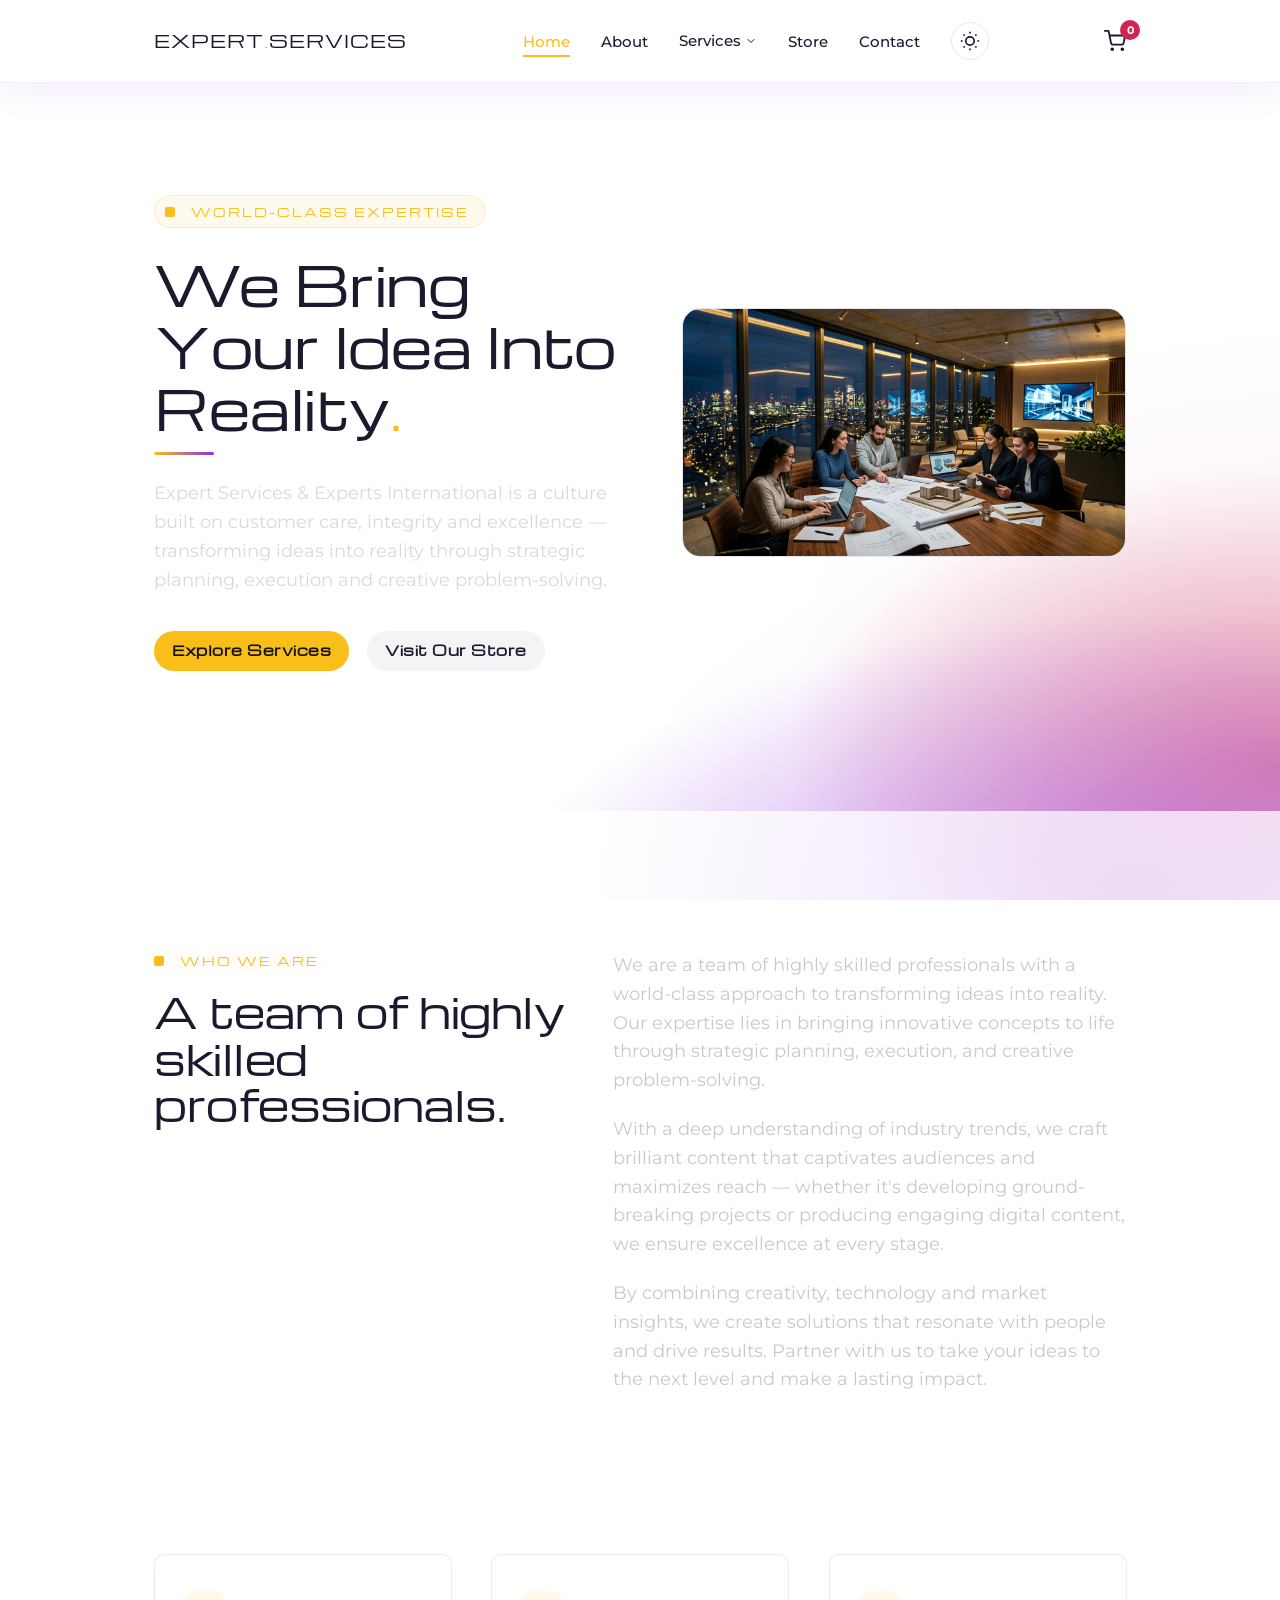
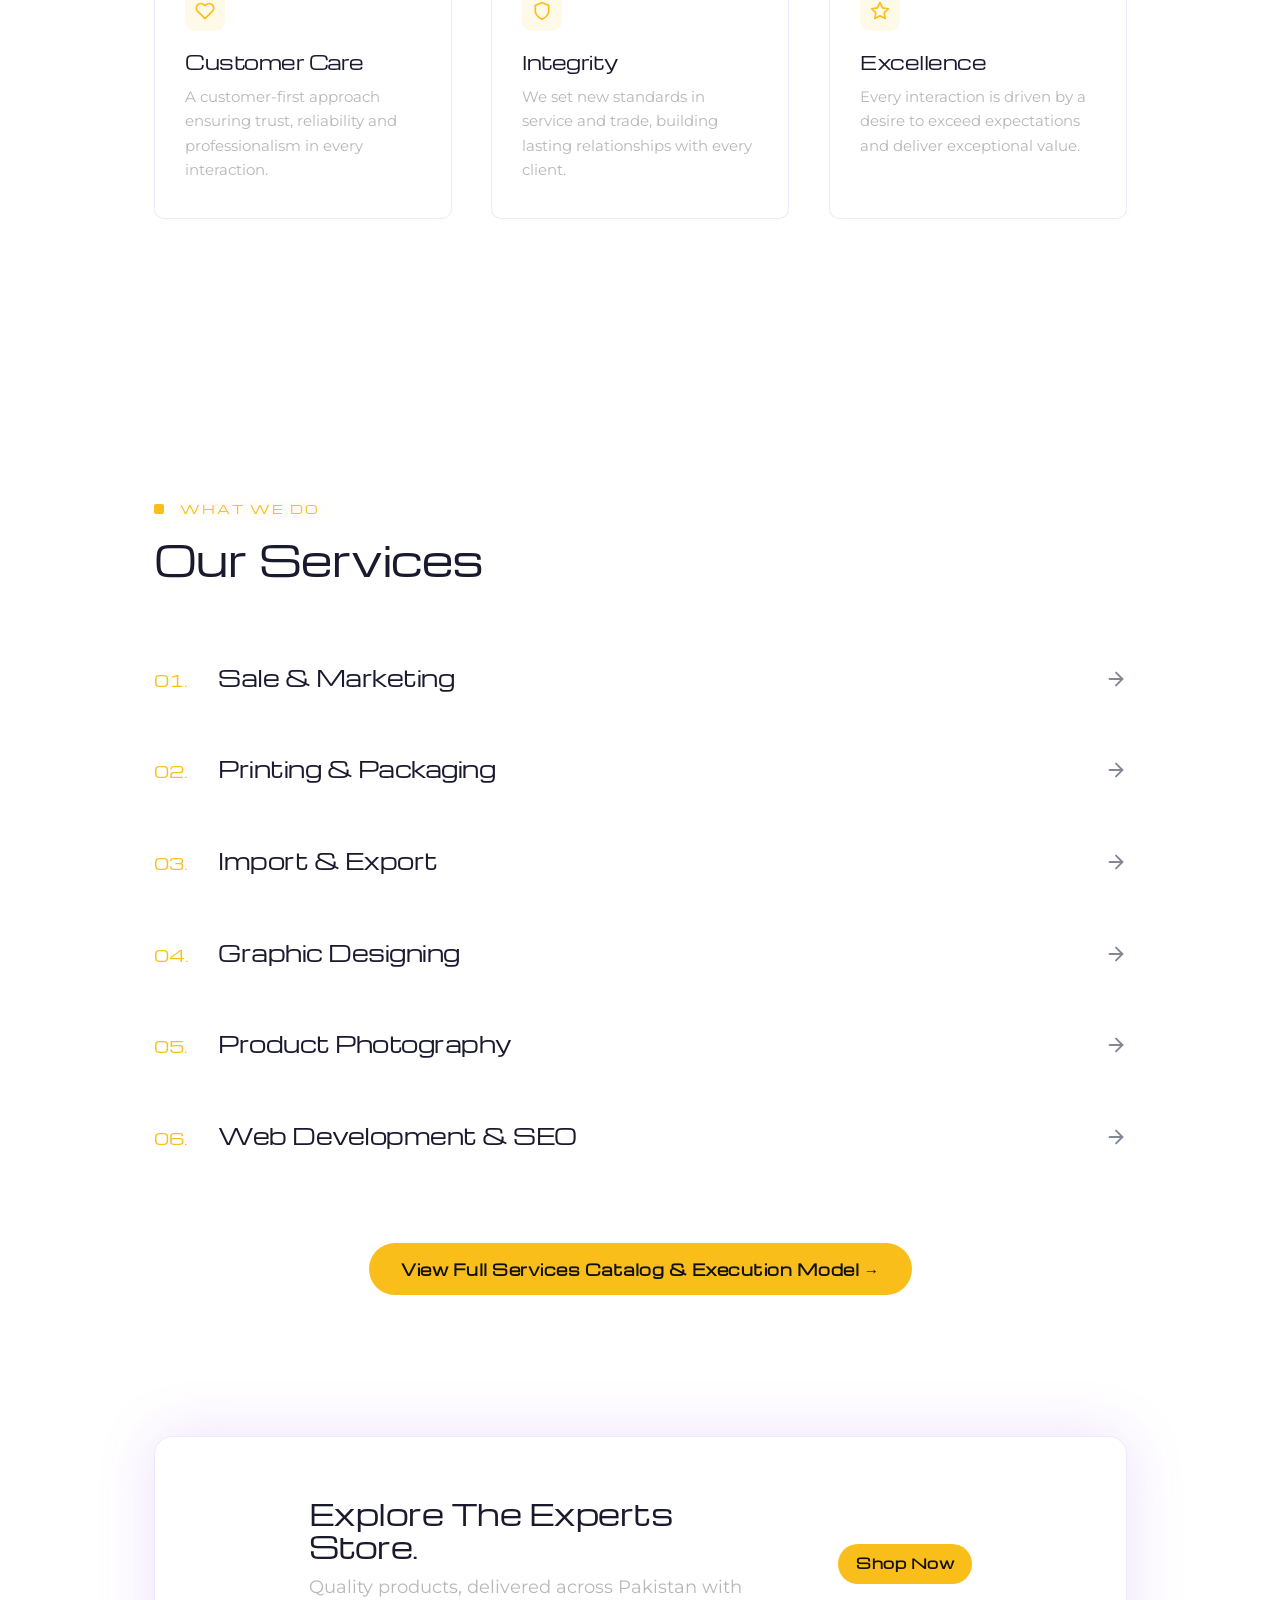
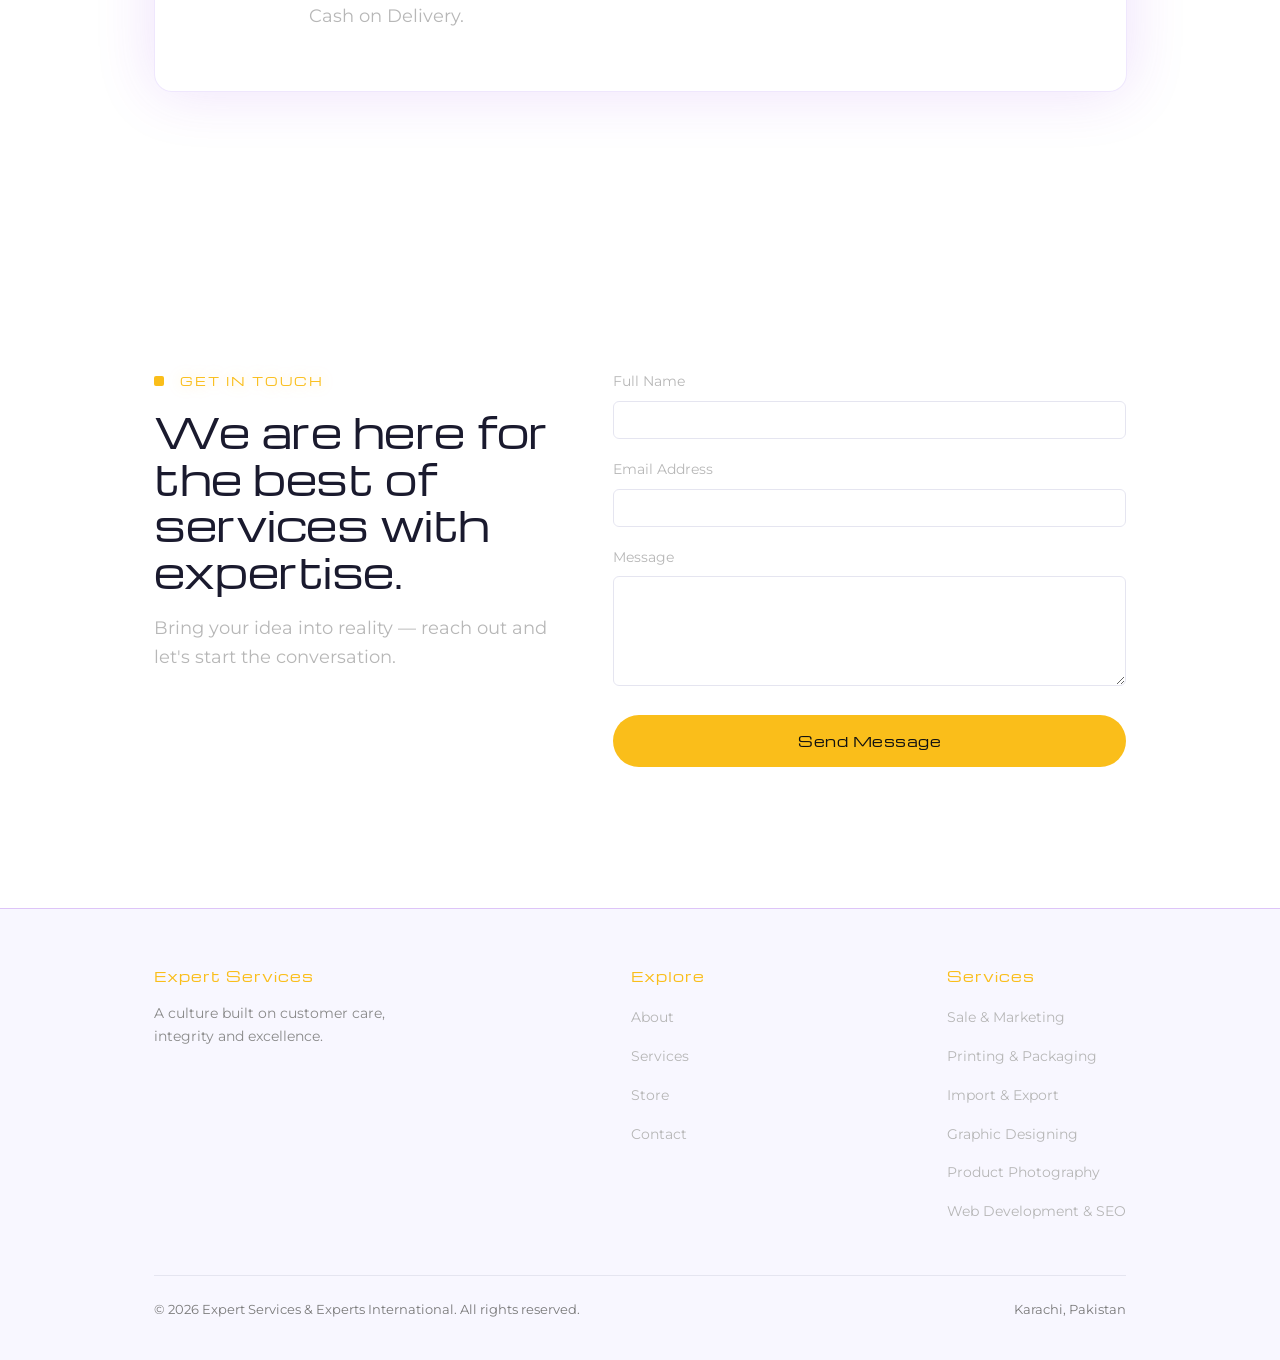
<file: index.html>
<!DOCTYPE html>
<html lang="en" data-theme="light">
<head>
<meta charset="UTF-8">
<meta name="viewport" content="width=device-width, initial-scale=1.0">
<title>Expert Services | Bring Your Idea Into Reality</title>
<meta name="description" content="Expert Services &amp; Experts International — strategic planning, execution and creative problem-solving for brands and individuals. Based in Karachi, Pakistan.">
<meta name="keywords" content="expert services, experts international, strategic planning, creative problem-solving, digital content production, business consultation, sale marketing, printing packaging, import export, graphic designing, product photography, web development SEO, Karachi, Pakistan, RFID protection, online store Pakistan, cash on delivery">
<meta name="author" content="Expert Services &amp; Experts International">
<meta name="robots" content="index, follow">
<link rel="canonical" href="https://experts.com.pk/">

<!-- Open Graph / Facebook -->
<meta property="og:type" content="website">
<meta property="og:url" content="https://experts.com.pk/">
<meta property="og:title" content="Expert Services | Bring Your Idea Into Reality">
<meta property="og:description" content="Strategic planning, execution and creative problem-solving for brands and individuals. Based in Karachi, Pakistan.">
<meta property="og:image" content="https://experts.com.pk/wp-content/uploads/2025/05/website-front-page-upload-1-edited.jpeg">
<meta property="og:site_name" content="Expert Services">
<meta property="og:locale" content="en_PK">

<!-- Twitter Card -->
<meta name="twitter:card" content="summary_large_image">
<meta name="twitter:title" content="Expert Services | Bring Your Idea Into Reality">
<meta name="twitter:description" content="Strategic planning, execution and creative problem-solving for brands and individuals.">
<meta name="twitter:image" content="https://experts.com.pk/wp-content/uploads/2025/05/website-front-page-upload-1-edited.jpeg">

<!-- Theme & Favicons -->
<meta name="theme-color" content="#000000">
<meta name="msapplication-TileColor" content="#000000">
<link rel="icon" type="image/png" href="images/favicon.png">

<!-- Performance: preconnect to CDN & Fonts -->
<link rel="preconnect" href="https://fonts.googleapis.com">
<link rel="preconnect" href="https://fonts.gstatic.com" crossorigin>
<link rel="preconnect" href="https://31o55q41.apicdn.sanity.io" crossorigin>
<link rel="preconnect" href="https://cdn.sanity.io" crossorigin>
<link rel="dns-prefetch" href="https://31o55q41.apicdn.sanity.io">
<link rel="dns-prefetch" href="https://cdn.sanity.io">

<link rel="stylesheet" href="css/style.css?v=7">

<!-- Structured Data: Organization -->
<script type="application/ld+json">
{
  "@context": "https://schema.org",
  "@type": "Organization",
  "name": "Expert Services & Experts International",
  "url": "https://experts.com.pk",
  "logo": "https://experts.com.pk/wp-content/themes/oigny-lite/assets/img/square-icon.svg",
  "description": "A culture built on customer care, integrity and excellence — transforming ideas into reality through strategic planning, execution and creative problem-solving.",
  "address": {
    "@type": "PostalAddress",
    "addressLocality": "Karachi",
    "addressCountry": "PK"
  },
  "sameAs": []
}
</script>
<!-- Structured Data: WebSite (enables sitelinks searchbox) -->
<script type="application/ld+json">
{
  "@context": "https://schema.org",
  "@type": "WebSite",
  "name": "Expert Services",
  "url": "https://experts.com.pk",
  "potentialAction": {
    "@type": "SearchAction",
    "target": "https://experts.com.pk/?s={search_term_string}",
    "query-input": "required name=search_term_string"
  }
}
</script>
<!-- Structured Data: LocalBusiness -->
<script type="application/ld+json">
{
  "@context": "https://schema.org",
  "@type": "LocalBusiness",
  "name": "Expert Services & Experts International",
  "url": "https://experts.com.pk",
  "telephone": "+923332240559",
  "logo": "https://experts.com.pk/wp-content/themes/oigny-lite/assets/img/square-icon.svg",
  "description": "Expert Services & Experts International — Sale & Marketing, Printing & Packaging, Import & Export, Graphic Designing, Product Photography, Web Development & SEO. Based in Karachi, Pakistan.",
  "address": {
    "@type": "PostalAddress",
    "addressLocality": "Karachi",
    "addressRegion": "Sindh",
    "addressCountry": "PK"
  },
  "geo": {
    "@type": "GeoCoordinates",
    "latitude": "24.8607",
    "longitude": "67.0011"
  },
  "openingHoursSpecification": [
    { "@type": "OpeningHoursSpecification", "dayOfWeek": ["Monday","Tuesday","Wednesday","Thursday","Friday"], "opens": "09:00", "closes": "18:00" }
  ],
  "sameAs": [],
  "hasMap": "https://maps.google.com/?q=Karachi+Pakistan",
  "priceRange": "PKR"
}
</script>
</head>
<body>

<div class="scroll-progress-bar" id="scrollProgressBar"></div>

<a class="screen-reader-text" href="#main-content">Skip to content</a>

<!-- ===================== Header / Sticky Nav ===================== -->
<header class="site-header">
  <div class="nav-wrap">
    <a href="index.html" class="logo">EXPERT<span>.</span>SERVICES</a>

    <button class="nav-toggle" id="navToggle" aria-label="Toggle menu" aria-expanded="false"><span></span></button>

    <ul class="nav-menu" id="navMenu">
      <li><a href="index.html" class="active">Home</a></li>
      <li><a href="index.html#about">About</a></li>
      <li class="nav-dropdown">
        <a href="services.html" class="dropdown-toggle">Services <svg width="12" height="12" viewBox="0 0 24 24" fill="none" stroke="currentColor" stroke-width="2" stroke-linecap="round" stroke-linejoin="round"><polyline points="6 9 12 15 18 9"></polyline></svg></a>
        <ul class="dropdown-menu">
          <li><a href="services.html#sale-marketing">Sale &amp; Marketing</a></li>
          <li><a href="services.html#printing-packaging">Printing &amp; Packaging</a></li>
          <li><a href="services.html#import-export">Import &amp; Export</a></li>
          <li><a href="services.html#graphic-designing">Graphic Designing</a></li>
          <li><a href="services.html#product-photography">Product Photography</a></li>
          <li><a href="services.html#web-development-seo">Web Development &amp; SEO</a></li>
        </ul>
      </li>
      <li><a href="store.html">Store</a></li>
      <li><a href="index.html#contact">Contact</a></li>
      <li class="theme-menu-item">
        <button class="theme-toggle" id="themeToggle" aria-label="Toggle theme">
          <!-- SVG injected by JS -->
        </button>
      </li>
    </ul>

    <div class="nav-actions">
      <button class="nav-cart" id="cartToggle" aria-label="Open cart">
        <svg width="22" height="22" viewBox="0 0 24 24" fill="none" stroke="currentColor" stroke-width="2" stroke-linecap="round" stroke-linejoin="round"><circle cx="9" cy="21" r="1"></circle><circle cx="20" cy="21" r="1"></circle><path d="M1 1h4l2.68 13.39a2 2 0 0 0 2 1.61h9.72a2 2 0 0 0 2-1.61L23 6H6"></path></svg>
        <span class="cart-count" id="navCartCount">0</span>
      </button>
    </div>
  </div>
</header>

<main id="main-content">

  <!-- ===================== Hero / Cover Block ===================== -->
  <section class="hero">
    <div class="container hero-grid">
      <div class="reveal-left reveal">
        <div class="hero-eyebrow">
          <span class="section-label-icon"><svg width="10" height="10" viewBox="0 0 10 10" fill="var(--color-secondary)"><rect width="10" height="10" rx="2"/></svg></span>
          WORLD-CLASS EXPERTISE
        </div>
        <h1>We Bring Your Idea Into Reality<span class="accent-dot">.</span></h1>
        <p>Expert Services &amp; Experts International is a culture built on customer care, integrity and excellence — transforming ideas into reality through strategic planning, execution and creative problem-solving.</p>
        <div class="hero-actions">
          <a href="services.html" class="btn btn-gold">Explore Services</a>
          <a href="store.html" class="btn">Visit Our Store</a>
        </div>
      </div>
      <div class="hero-media reveal-right reveal">
        <img src="images/hero-agency.jpg" alt="Expert Services agency team at work" width="700" height="420" loading="eager" fetchpriority="high" decoding="async">
      </div>
    </div>
  </section>

  <!-- ===================== About / Overview ===================== -->
  <section class="section" id="about">
    <div class="container about-grid">
      <div class="reveal">
        <div class="section-label">
          <span class="section-label-icon"><svg width="10" height="10" viewBox="0 0 10 10" fill="var(--color-secondary)"><rect width="10" height="10" rx="2"/></svg></span>
          WHO WE ARE
        </div>
        <h2>A team of highly skilled professionals.</h2>
      </div>
      <div class="reveal">
        <p>We are a team of highly skilled professionals with a world-class approach to transforming ideas into reality. Our expertise lies in bringing innovative concepts to life through strategic planning, execution, and creative problem-solving.</p>
        <p>With a deep understanding of industry trends, we craft brilliant content that captivates audiences and maximizes reach — whether it's developing ground-breaking projects or producing engaging digital content, we ensure excellence at every stage.</p>
        <p>By combining creativity, technology and market insights, we create solutions that resonate with people and drive results. Partner with us to take your ideas to the next level and make a lasting impact.</p>
      </div>
    </div>
  </section>

  <!-- ===================== Core Values ===================== -->
  <section class="section" style="padding-top:0;">
    <div class="container">
      <div class="values-grid">
        <div class="value-card reveal">
          <div class="value-card-icon">
            <svg width="20" height="20" viewBox="0 0 24 24" fill="none" stroke="currentColor" stroke-width="2" stroke-linecap="round" stroke-linejoin="round"><path d="M20.84 4.61a5.5 5.5 0 0 0-7.78 0L12 5.67l-1.06-1.06a5.5 5.5 0 0 0-7.78 7.78l1.06 1.06L12 21.23l7.78-7.78 1.06-1.06a5.5 5.5 0 0 0 0-7.78z"></path></svg>
          </div>
          <h3>Customer Care</h3>
          <p>A customer-first approach ensuring trust, reliability and professionalism in every interaction.</p>
        </div>
        <div class="value-card reveal">
          <div class="value-card-icon">
            <svg width="20" height="20" viewBox="0 0 24 24" fill="none" stroke="currentColor" stroke-width="2" stroke-linecap="round" stroke-linejoin="round"><path d="M12 22s8-4 8-10V5l-8-3-8 3v7c0 6 8 10 8 10z"></path></svg>
          </div>
          <h3>Integrity</h3>
          <p>We set new standards in service and trade, building lasting relationships with every client.</p>
        </div>
        <div class="value-card reveal">
          <div class="value-card-icon">
            <svg width="20" height="20" viewBox="0 0 24 24" fill="none" stroke="currentColor" stroke-width="2" stroke-linecap="round" stroke-linejoin="round"><polygon points="12 2 15.09 8.26 22 9.27 17 14.14 18.18 21.02 12 17.77 5.82 21.02 7 14.14 2 9.27 8.91 8.26 12 2"></polygon></svg>
          </div>
          <h3>Excellence</h3>
          <p>Every interaction is driven by a desire to exceed expectations and deliver exceptional value.</p>
        </div>
      </div>
    </div>
  </section>

  <!-- ===================== Services (All 6 Services) ===================== -->
  <section class="section" id="services">
    <div class="container">
      <div class="section-label">
        <span class="section-label-icon"><svg width="10" height="10" viewBox="0 0 10 10" fill="var(--color-secondary)"><rect width="10" height="10" rx="2"/></svg></span>
        WHAT WE DO
      </div>
      <h2 style="margin-bottom:50px;">Our Services</h2>

      <div class="services-list">
        
        <!-- 01. Sale & Marketing -->
        <div class="service-item">
          <div class="service-row reveal" data-service="sale-marketing" role="button" tabindex="0" aria-expanded="false" aria-controls="servicePanel-sale-marketing">
            <div class="service-row-left">
              <span class="service-number">01.</span>
              <h3>Sale &amp; Marketing</h3>
            </div>
            <svg class="service-row-arrow" width="22" height="22" viewBox="0 0 24 24" fill="none" stroke="currentColor" stroke-width="2" stroke-linecap="round" stroke-linejoin="round"><line x1="5" y1="12" x2="19" y2="12"></line><polyline points="12 5 19 12 12 19"></polyline></svg>
          </div>
          <div class="service-panel" id="servicePanel-sale-marketing">
            <div class="service-panel-inner">
              <p>Accelerate your revenue with high-impact sales strategies, customer acquisition funnels, digital advertising campaigns, and market penetration models tailored for Pakistani and global markets.</p>
              <div class="service-tags">
                <span class="service-tag">Performance Marketing</span>
                <span class="service-tag">Lead Generation</span>
                <span class="service-tag">Sales Funnels</span>
                <span class="service-tag">Market Positioning</span>
              </div>
              <div class="service-action-wrap">
                <button type="button" class="btn-take-service" data-open-service-modal="Sale &amp; Marketing">Take This Service</button>
                <a href="services.html#sale-marketing" class="btn" style="padding:12px 22px; font-size:0.88rem;">View Full Details &rarr;</a>
              </div>
            </div>
          </div>
        </div>

        <!-- 02. Printing & Packaging -->
        <div class="service-item">
          <div class="service-row reveal" data-service="printing-packaging" role="button" tabindex="0" aria-expanded="false" aria-controls="servicePanel-printing-packaging">
            <div class="service-row-left">
              <span class="service-number">02.</span>
              <h3>Printing &amp; Packaging</h3>
            </div>
            <svg class="service-row-arrow" width="22" height="22" viewBox="0 0 24 24" fill="none" stroke="currentColor" stroke-width="2" stroke-linecap="round" stroke-linejoin="round"><line x1="5" y1="12" x2="19" y2="12"></line><polyline points="12 5 19 12 12 19"></polyline></svg>
          </div>
          <div class="service-panel" id="servicePanel-printing-packaging">
            <div class="service-panel-inner">
              <p>Custom rigid boxes, high-precision offset and digital printing, luxury corporate packaging, custom labels, and retail-ready packaging solutions with premium finishing (embossing, UV, foil stamping).</p>
              <div class="service-tags">
                <span class="service-tag">Custom Rigid Boxes</span>
                <span class="service-tag">Offset &amp; Digital Print</span>
                <span class="service-tag">Labels &amp; Stickers</span>
                <span class="service-tag">Luxury Packaging</span>
              </div>
              <div class="service-action-wrap">
                <button type="button" class="btn-take-service" data-open-service-modal="Printing &amp; Packaging">Take This Service</button>
                <a href="services.html#printing-packaging" class="btn" style="padding:12px 22px; font-size:0.88rem;">View Full Details &rarr;</a>
              </div>
            </div>
          </div>
        </div>

        <!-- 03. Import & Export -->
        <div class="service-item">
          <div class="service-row reveal" data-service="import-export" role="button" tabindex="0" aria-expanded="false" aria-controls="servicePanel-import-export">
            <div class="service-row-left">
              <span class="service-number">03.</span>
              <h3>Import &amp; Export</h3>
            </div>
            <svg class="service-row-arrow" width="22" height="22" viewBox="0 0 24 24" fill="none" stroke="currentColor" stroke-width="2" stroke-linecap="round" stroke-linejoin="round"><line x1="5" y1="12" x2="19" y2="12"></line><polyline points="12 5 19 12 12 19"></polyline></svg>
          </div>
          <div class="service-panel" id="servicePanel-import-export">
            <div class="service-panel-inner">
              <p>End-to-end international trade consultation, verified product sourcing from China and global hubs, customs clearance at Karachi Port and airports, freight logistics, and trade compliance.</p>
              <div class="service-tags">
                <span class="service-tag">Global Sourcing</span>
                <span class="service-tag">Customs Clearance</span>
                <span class="service-tag">Freight Logistics</span>
                <span class="service-tag">Trade Compliance</span>
              </div>
              <div class="service-action-wrap">
                <button type="button" class="btn-take-service" data-open-service-modal="Import &amp; Export">Take This Service</button>
                <a href="services.html#import-export" class="btn" style="padding:12px 22px; font-size:0.88rem;">View Full Details &rarr;</a>
              </div>
            </div>
          </div>
        </div>

        <!-- 04. Graphic Designing -->
        <div class="service-item">
          <div class="service-row reveal" data-service="graphic-designing" role="button" tabindex="0" aria-expanded="false" aria-controls="servicePanel-graphic-designing">
            <div class="service-row-left">
              <span class="service-number">04.</span>
              <h3>Graphic Designing</h3>
            </div>
            <svg class="service-row-arrow" width="22" height="22" viewBox="0 0 24 24" fill="none" stroke="currentColor" stroke-width="2" stroke-linecap="round" stroke-linejoin="round"><line x1="5" y1="12" x2="19" y2="12"></line><polyline points="12 5 19 12 12 19"></polyline></svg>
          </div>
          <div class="service-panel" id="servicePanel-graphic-designing">
            <div class="service-panel-inner">
              <p>Captivating visual identity systems, corporate brand guides, marketing collaterals, social media kits, advertising creatives, and packaging artwork designed to elevate your brand prestige.</p>
              <div class="service-tags">
                <span class="service-tag">Brand Identity</span>
                <span class="service-tag">Logo Design</span>
                <span class="service-tag">Social Media Kits</span>
                <span class="service-tag">Packaging Art</span>
              </div>
              <div class="service-action-wrap">
                <button type="button" class="btn-take-service" data-open-service-modal="Graphic Designing">Take This Service</button>
                <a href="services.html#graphic-designing" class="btn" style="padding:12px 22px; font-size:0.88rem;">View Full Details &rarr;</a>
              </div>
            </div>
          </div>
        </div>

        <!-- 05. Product Photography -->
        <div class="service-item">
          <div class="service-row reveal" data-service="product-photography" role="button" tabindex="0" aria-expanded="false" aria-controls="servicePanel-product-photography">
            <div class="service-row-left">
              <span class="service-number">05.</span>
              <h3>Product Photography</h3>
            </div>
            <svg class="service-row-arrow" width="22" height="22" viewBox="0 0 24 24" fill="none" stroke="currentColor" stroke-width="2" stroke-linecap="round" stroke-linejoin="round"><line x1="5" y1="12" x2="19" y2="12"></line><polyline points="12 5 19 12 12 19"></polyline></svg>
          </div>
          <div class="service-panel" id="servicePanel-product-photography">
            <div class="service-panel-inner">
              <p>High-resolution studio product photography, clean white-background shoots for Amazon and Shopify, commercial lifestyle staging, 360-degree spins, and advanced color grading.</p>
              <div class="service-tags">
                <span class="service-tag">Studio Photography</span>
                <span class="service-tag">E-Commerce Shoots</span>
                <span class="service-tag">Commercial Lifestyle</span>
                <span class="service-tag">High-End Retouching</span>
              </div>
              <div class="service-action-wrap">
                <button type="button" class="btn-take-service" data-open-service-modal="Product Photography">Take This Service</button>
                <a href="services.html#product-photography" class="btn" style="padding:12px 22px; font-size:0.88rem;">View Full Details &rarr;</a>
              </div>
            </div>
          </div>
        </div>

        <!-- 06. Web Development & SEO -->
        <div class="service-item">
          <div class="service-row reveal" data-service="web-development-seo" role="button" tabindex="0" aria-expanded="false" aria-controls="servicePanel-web-development-seo">
            <div class="service-row-left">
              <span class="service-number">06.</span>
              <h3>Web Development &amp; SEO</h3>
            </div>
            <svg class="service-row-arrow" width="22" height="22" viewBox="0 0 24 24" fill="none" stroke="currentColor" stroke-width="2" stroke-linecap="round" stroke-linejoin="round"><line x1="5" y1="12" x2="19" y2="12"></line><polyline points="12 5 19 12 12 19"></polyline></svg>
          </div>
          <div class="service-panel" id="servicePanel-web-development-seo">
            <div class="service-panel-inner">
              <p>Modern responsive websites, blazing-fast web applications, e-commerce platforms, and data-backed search engine optimization (SEO) designed to dominate search rankings and maximize conversions.</p>
              <div class="service-tags">
                <span class="service-tag">Custom Web Development</span>
                <span class="service-tag">E-Commerce Stores</span>
                <span class="service-tag">Technical SEO</span>
                <span class="service-tag">Speed &amp; Performance</span>
              </div>
              <div class="service-action-wrap">
                <button type="button" class="btn-take-service" data-open-service-modal="Web Development &amp; SEO">Take This Service</button>
                <a href="services.html#web-development-seo" class="btn" style="padding:12px 22px; font-size:0.88rem;">View Full Details &rarr;</a>
              </div>
            </div>
          </div>
        </div>

      </div>

      <!-- Dedicated Services Page CTA -->
      <div class="services-catalog-cta reveal">
        <a href="services.html" class="btn btn-gold" style="padding:14px 32px; font-size:0.95rem;">
          View Full Services Catalog &amp; Execution Model &rarr;
        </a>
      </div>

    </div>
  </section>

  <!-- ===================== Store CTA Banner ===================== -->
  <section class="section" style="padding-top:0;">
    <div class="container">
      <div class="store-cta reveal">
        <div>
          <h2>Explore The Experts Store.</h2>
          <p>Quality products, delivered across Pakistan with Cash on Delivery.</p>
        </div>
        <a href="store.html" class="btn btn-gold">Shop Now</a>
      </div>
    </div>
  </section>

  <!-- ===================== Contact ===================== -->
  <section class="section" id="contact">
    <div class="container contact-grid">
      <div class="reveal">
        <div class="section-label">
          <span class="section-label-icon"><svg width="10" height="10" viewBox="0 0 10 10" fill="var(--color-secondary)"><rect width="10" height="10" rx="2"/></svg></span>
          GET IN TOUCH
        </div>
        <h2>We are here for the best of services with expertise.</h2>
        <p style="color:#b7b7b7; margin-top:20px; max-width:44ch;">Bring your idea into reality — reach out and let's start the conversation.</p>
      </div>
      <form class="reveal" id="contactForm">
        <div class="form-field">
          <label for="cName">Full Name</label>
          <input type="text" id="cName" name="name" required>
        </div>
        <div class="form-field">
          <label for="cEmail">Email Address</label>
          <input type="email" id="cEmail" name="email" required>
        </div>
        <div class="form-field">
          <label for="cMessage">Message</label>
          <textarea id="cMessage" name="message" required></textarea>
        </div>
        <button type="submit" class="btn-submit">Send Message</button>
      </form>
    </div>
  </section>

</main>

<!-- ===================== Footer ===================== -->
<footer class="site-footer">
  <div class="footer-grid">
    <div class="footer-col">
      <h4>Expert Services</h4>
      <p style="color:#8a8a8a; font-size:0.9rem; max-width:26ch;">A culture built on customer care, integrity and excellence.</p>
    </div>
    <div class="footer-col">
      <h4>Explore</h4>
      <ul>
        <li><a href="index.html#about">About</a></li>
        <li><a href="services.html">Services</a></li>
        <li><a href="store.html">Store</a></li>
        <li><a href="index.html#contact">Contact</a></li>
      </ul>
    </div>
    <div class="footer-col">
      <h4>Services</h4>
      <ul>
        <li><a href="services.html#sale-marketing">Sale &amp; Marketing</a></li>
        <li><a href="services.html#printing-packaging">Printing &amp; Packaging</a></li>
        <li><a href="services.html#import-export">Import &amp; Export</a></li>
        <li><a href="services.html#graphic-designing">Graphic Designing</a></li>
        <li><a href="services.html#product-photography">Product Photography</a></li>
        <li><a href="services.html#web-development-seo">Web Development &amp; SEO</a></li>
      </ul>
    </div>
  </div>
  <div class="footer-bottom">
    <span>&copy; 2026 Expert Services &amp; Experts International. All rights reserved.</span>
    <span>Karachi, Pakistan</span>
  </div>
</footer>

<!-- ===================== Cart Drawer ===================== -->
<div class="cart-overlay" id="cartOverlay"></div>
<aside class="cart-drawer" id="cartDrawer" aria-label="Shopping cart">
  <div class="cart-header">
    <h3>Your Cart</h3>
    <button class="cart-close" id="cartClose" aria-label="Close cart">&times;</button>
  </div>
  <div class="cart-items" id="cartItems">
    <!-- injected by JS -->
  </div>
  <div class="cart-footer">
    <div class="cart-subtotal-row">
      <span>Subtotal</span>
      <span id="cartSubtotal">PKR 0</span>
    </div>
    <button class="btn-submit" id="checkoutBtn">Proceed to Checkout</button>
  </div>
</aside>

<!-- ===================== Take This Service Modal ===================== -->
<div class="service-modal-overlay" id="serviceModalOverlay" role="dialog" aria-modal="true" aria-labelledby="serviceModalTitle">
  <div class="service-modal">
    <button class="service-modal-close" id="serviceModalClose" aria-label="Close modal">&times;</button>
    <div class="service-modal-header">
      <h3 id="serviceModalTitle">Request This Service</h3>
      <p>Fill out the quick form below or start an instant conversation on WhatsApp with our team.</p>
    </div>
    <form class="service-modal-form" id="serviceModalForm">
      <div class="form-field">
        <label for="modalServiceSelect">Selected Service</label>
        <select id="modalServiceSelect" name="service" required>
          <option value="Sale & Marketing">Sale &amp; Marketing</option>
          <option value="Printing & Packaging">Printing &amp; Packaging</option>
          <option value="Import & Export">Import &amp; Export</option>
          <option value="Graphic Designing">Graphic Designing</option>
          <option value="Product Photography">Product Photography</option>
          <option value="Web Development & SEO">Web Development &amp; SEO</option>
        </select>
      </div>
      <div class="form-field">
        <label for="modalClientName">Your Name</label>
        <input type="text" id="modalClientName" name="name" placeholder="e.g. Ali Khan" required>
      </div>
      <div class="form-field">
        <label for="modalClientPhone">WhatsApp / Phone Number</label>
        <input type="tel" id="modalClientPhone" name="phone" placeholder="e.g. 03331234567" required>
      </div>
      <div class="form-field">
        <label for="modalClientEmail">Email Address (Optional)</label>
        <input type="email" id="modalClientEmail" name="email" placeholder="e.g. ali@example.com">
      </div>
      <div class="form-field">
        <label for="modalClientNotes">Project Requirements &amp; Scope</label>
        <textarea id="modalClientNotes" name="notes" placeholder="Tell us briefly about your goals, timeline or specific requirements..."></textarea>
      </div>

      <div class="service-modal-actions">
        <button type="submit" class="btn-submit-service">Submit Request</button>
        <a href="https://wa.me/923332240559" id="modalWhatsAppBtn" target="_blank" rel="noopener" class="btn-modal-whatsapp">
          💬 &nbsp;Inquire Directly via WhatsApp
        </a>
      </div>
      <p class="service-modal-status" id="serviceModalStatus"></p>
    </form>
  </div>
</div>

<script src="js/security.js?v=7"></script>
<script src="js/main.js?v=7"></script>
</body>
</html>
</file>
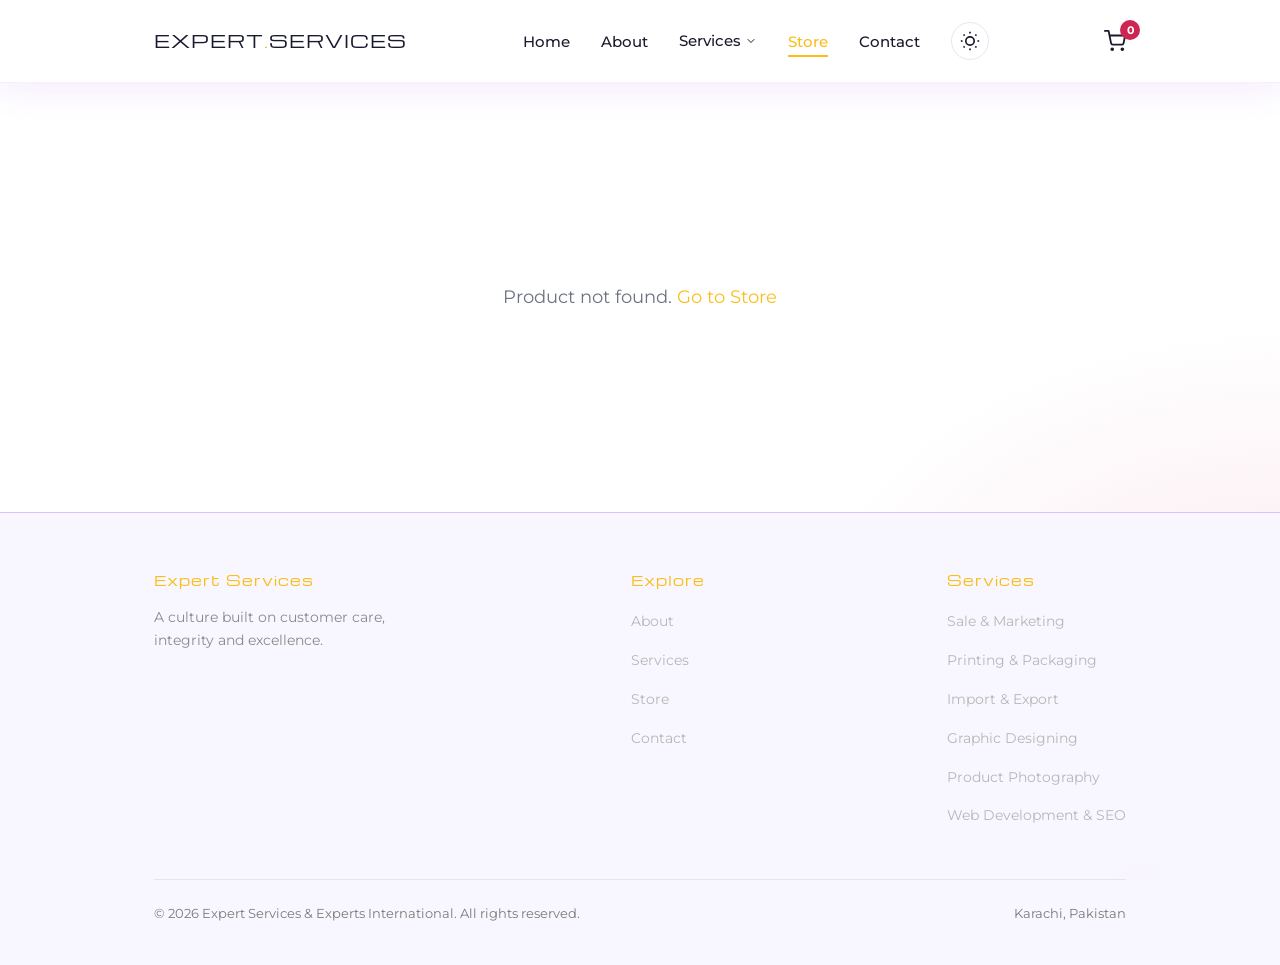
<file: product.html>
<!DOCTYPE html>
<html lang="en" data-theme="light">
<head>
<meta charset="UTF-8">
<meta name="viewport" content="width=device-width, initial-scale=1.0">
<title>Product Details | Expert Services</title>
<meta name="description" content="View product details at Experts Store.">
<meta name="robots" content="index, follow">

<!-- Theme & Favicons -->
<meta name="theme-color" content="#000000">
<meta name="msapplication-TileColor" content="#000000">
<link rel="icon" type="image/png" href="images/favicon.png">

<!-- Performance: preconnect to CDN & Fonts -->
<link rel="preconnect" href="https://fonts.googleapis.com">
<link rel="preconnect" href="https://fonts.gstatic.com" crossorigin>
<link rel="preconnect" href="https://31o55q41.apicdn.sanity.io" crossorigin>
<link rel="preconnect" href="https://cdn.sanity.io" crossorigin>
<link rel="dns-prefetch" href="https://31o55q41.apicdn.sanity.io">
<link rel="dns-prefetch" href="https://cdn.sanity.io">

<link rel="stylesheet" href="css/style.css?v=7">
</head>
<body>

<div class="scroll-progress-bar" id="scrollProgressBar"></div>

<a class="screen-reader-text" href="#main-content">Skip to content</a>

<!-- ===================== Header / Sticky Nav ===================== -->
<header class="site-header">
  <div class="nav-wrap">
    <a href="index.html" class="logo">EXPERT<span>.</span>SERVICES</a>

    <button class="nav-toggle" id="navToggle" aria-label="Toggle menu" aria-expanded="false"><span></span></button>

    <ul class="nav-menu" id="navMenu">
      <li><a href="index.html">Home</a></li>
      <li><a href="index.html#about">About</a></li>
      <li class="nav-dropdown">
        <a href="services.html" class="dropdown-toggle">Services <svg width="12" height="12" viewBox="0 0 24 24" fill="none" stroke="currentColor" stroke-width="2" stroke-linecap="round" stroke-linejoin="round"><polyline points="6 9 12 15 18 9"></polyline></svg></a>
        <ul class="dropdown-menu">
          <li><a href="services.html#sale-marketing">Sale &amp; Marketing</a></li>
          <li><a href="services.html#printing-packaging">Printing &amp; Packaging</a></li>
          <li><a href="services.html#import-export">Import &amp; Export</a></li>
          <li><a href="services.html#graphic-designing">Graphic Designing</a></li>
          <li><a href="services.html#product-photography">Product Photography</a></li>
          <li><a href="services.html#web-development-seo">Web Development &amp; SEO</a></li>
        </ul>
      </li>
      <li><a href="store.html" class="active">Store</a></li>
      <li><a href="index.html#contact">Contact</a></li>
      <li class="theme-menu-item">
        <button class="theme-toggle" id="themeToggle" aria-label="Toggle theme">
          <!-- SVG injected by JS -->
        </button>
      </li>
    </ul>

    <div class="nav-actions">
      <button class="nav-cart" id="cartToggle" aria-label="Open cart">
        <svg width="22" height="22" viewBox="0 0 24 24" fill="none" stroke="currentColor" stroke-width="2" stroke-linecap="round" stroke-linejoin="round"><circle cx="9" cy="21" r="1"></circle><circle cx="20" cy="21" r="1"></circle><path d="M1 1h4l2.68 13.39a2 2 0 0 0 2 1.61h9.72a2 2 0 0 0 2-1.61L23 6H6"></path></svg>
        <span class="cart-count" id="navCartCount">0</span>
      </button>
    </div>
  </div>
</header>

<main id="main-content">

  <!-- ===================== Product Details ===================== -->
  <section class="product-detail-section">
    <div class="container" id="productDetailContainer">
      <div class="store-loading">Loading product details...</div>
      <!-- Injected by product.js -->
    </div>
  </section>

</main>

<!-- ===================== Footer ===================== -->
<footer class="site-footer">
  <div class="footer-grid">
    <div class="footer-col">
      <h4>Expert Services</h4>
      <p style="color:#8a8a8a; font-size:0.9rem; max-width:26ch;">A culture built on customer care, integrity and excellence.</p>
    </div>
    <div class="footer-col">
      <h4>Explore</h4>
      <ul>
        <li><a href="index.html#about">About</a></li>
        <li><a href="services.html">Services</a></li>
        <li><a href="store.html">Store</a></li>
        <li><a href="index.html#contact">Contact</a></li>
      </ul>
    </div>
    <div class="footer-col">
      <h4>Services</h4>
      <ul>
        <li><a href="services.html#sale-marketing">Sale &amp; Marketing</a></li>
        <li><a href="services.html#printing-packaging">Printing &amp; Packaging</a></li>
        <li><a href="services.html#import-export">Import &amp; Export</a></li>
        <li><a href="services.html#graphic-designing">Graphic Designing</a></li>
        <li><a href="services.html#product-photography">Product Photography</a></li>
        <li><a href="services.html#web-development-seo">Web Development &amp; SEO</a></li>
      </ul>
    </div>
  </div>
  <div class="footer-bottom">
    <span>&copy; 2026 Expert Services &amp; Experts International. All rights reserved.</span>
    <span>Karachi, Pakistan</span>
  </div>
</footer>

<!-- ===================== Cart Drawer ===================== -->
<div class="cart-overlay" id="cartOverlay"></div>
<aside class="cart-drawer" id="cartDrawer" aria-label="Shopping cart">
  <div class="cart-header">
    <h3>Your Cart</h3>
    <button class="cart-close" id="cartClose" aria-label="Close cart">&times;</button>
  </div>
  <div class="cart-items" id="cartItems">
    <!-- injected by store.js logic (shared in product.js) -->
  </div>
  <div class="cart-footer">
    <div class="cart-subtotal-row">
      <span>Subtotal</span>
      <span id="cartSubtotal">PKR 0</span>
    </div>
    <button class="btn-submit" id="checkoutBtn">Proceed to Checkout</button>
  </div>
</aside>

<script src="js/sanity.js?v=7"></script>
<script src="js/security.js?v=7"></script>
<script src="js/main.js?v=7"></script>
<script src="js/product.js?v=7"></script>
</body>
</html>
</file>
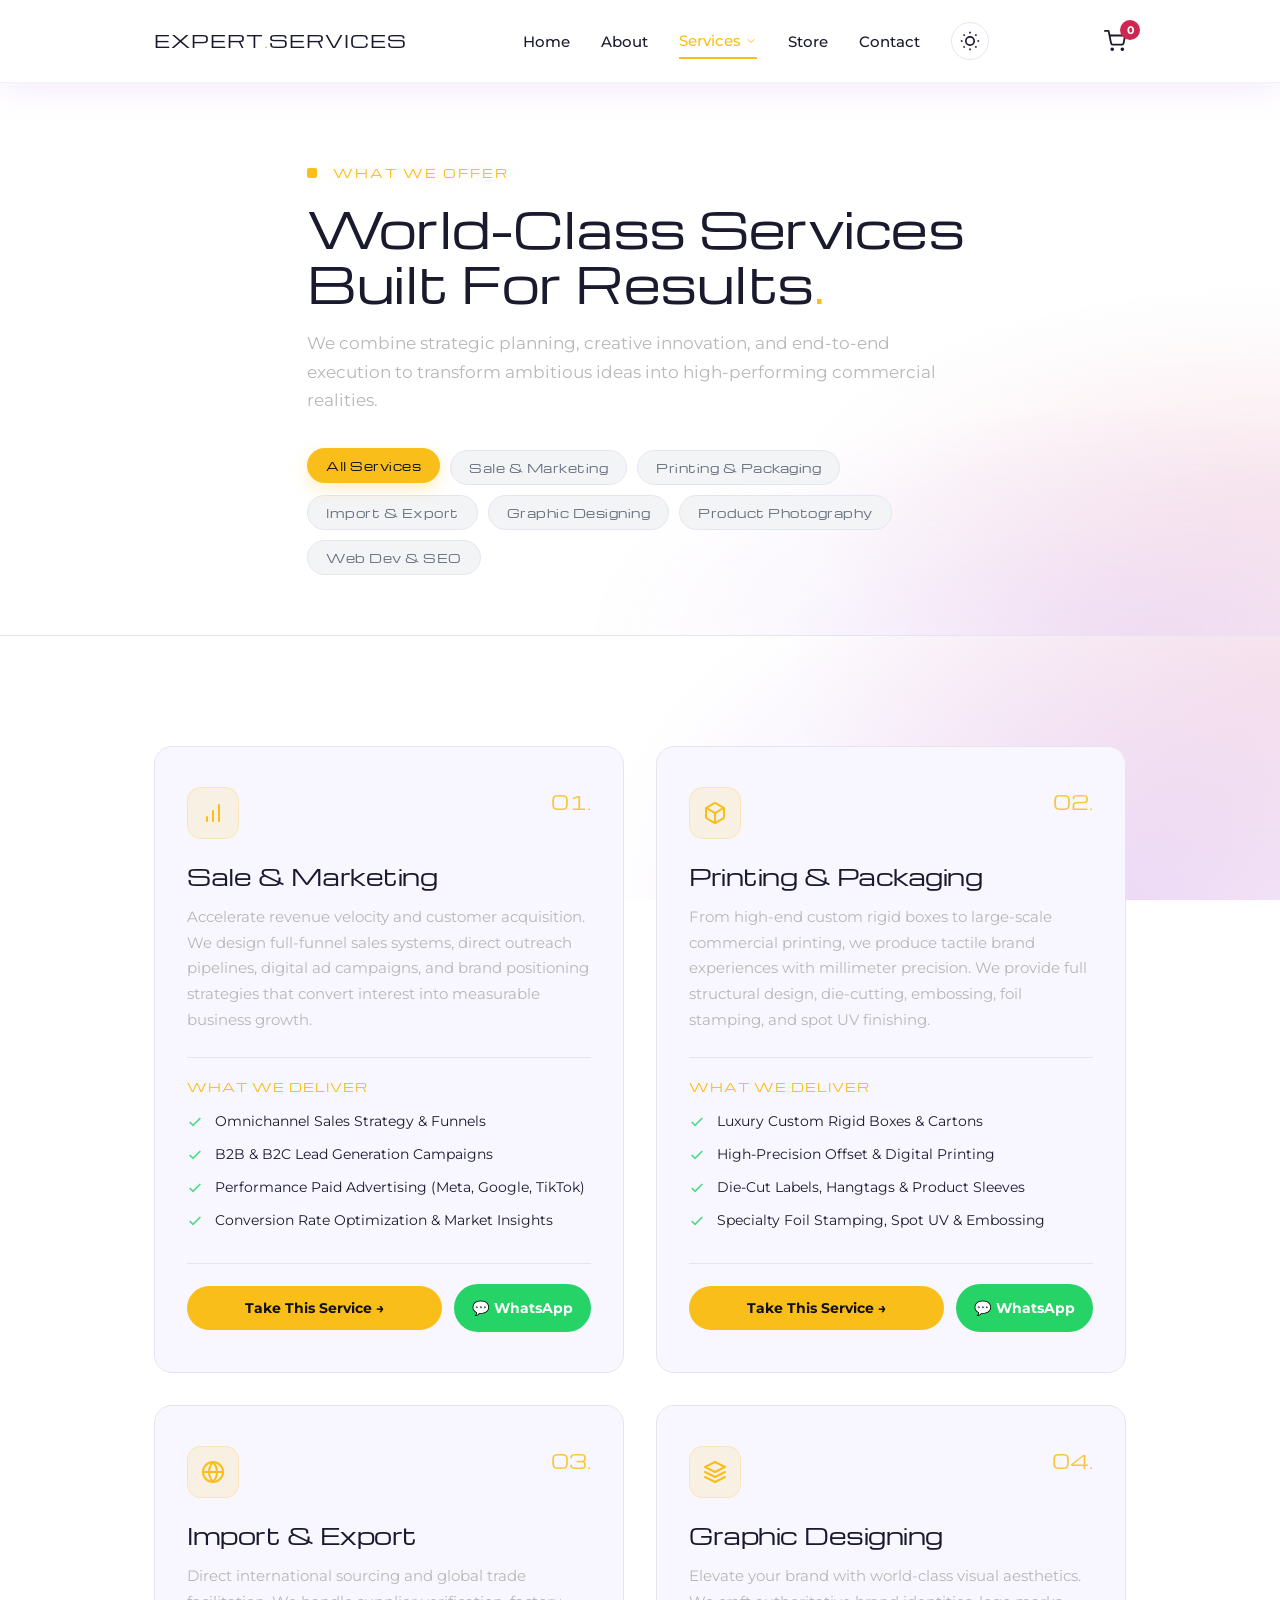
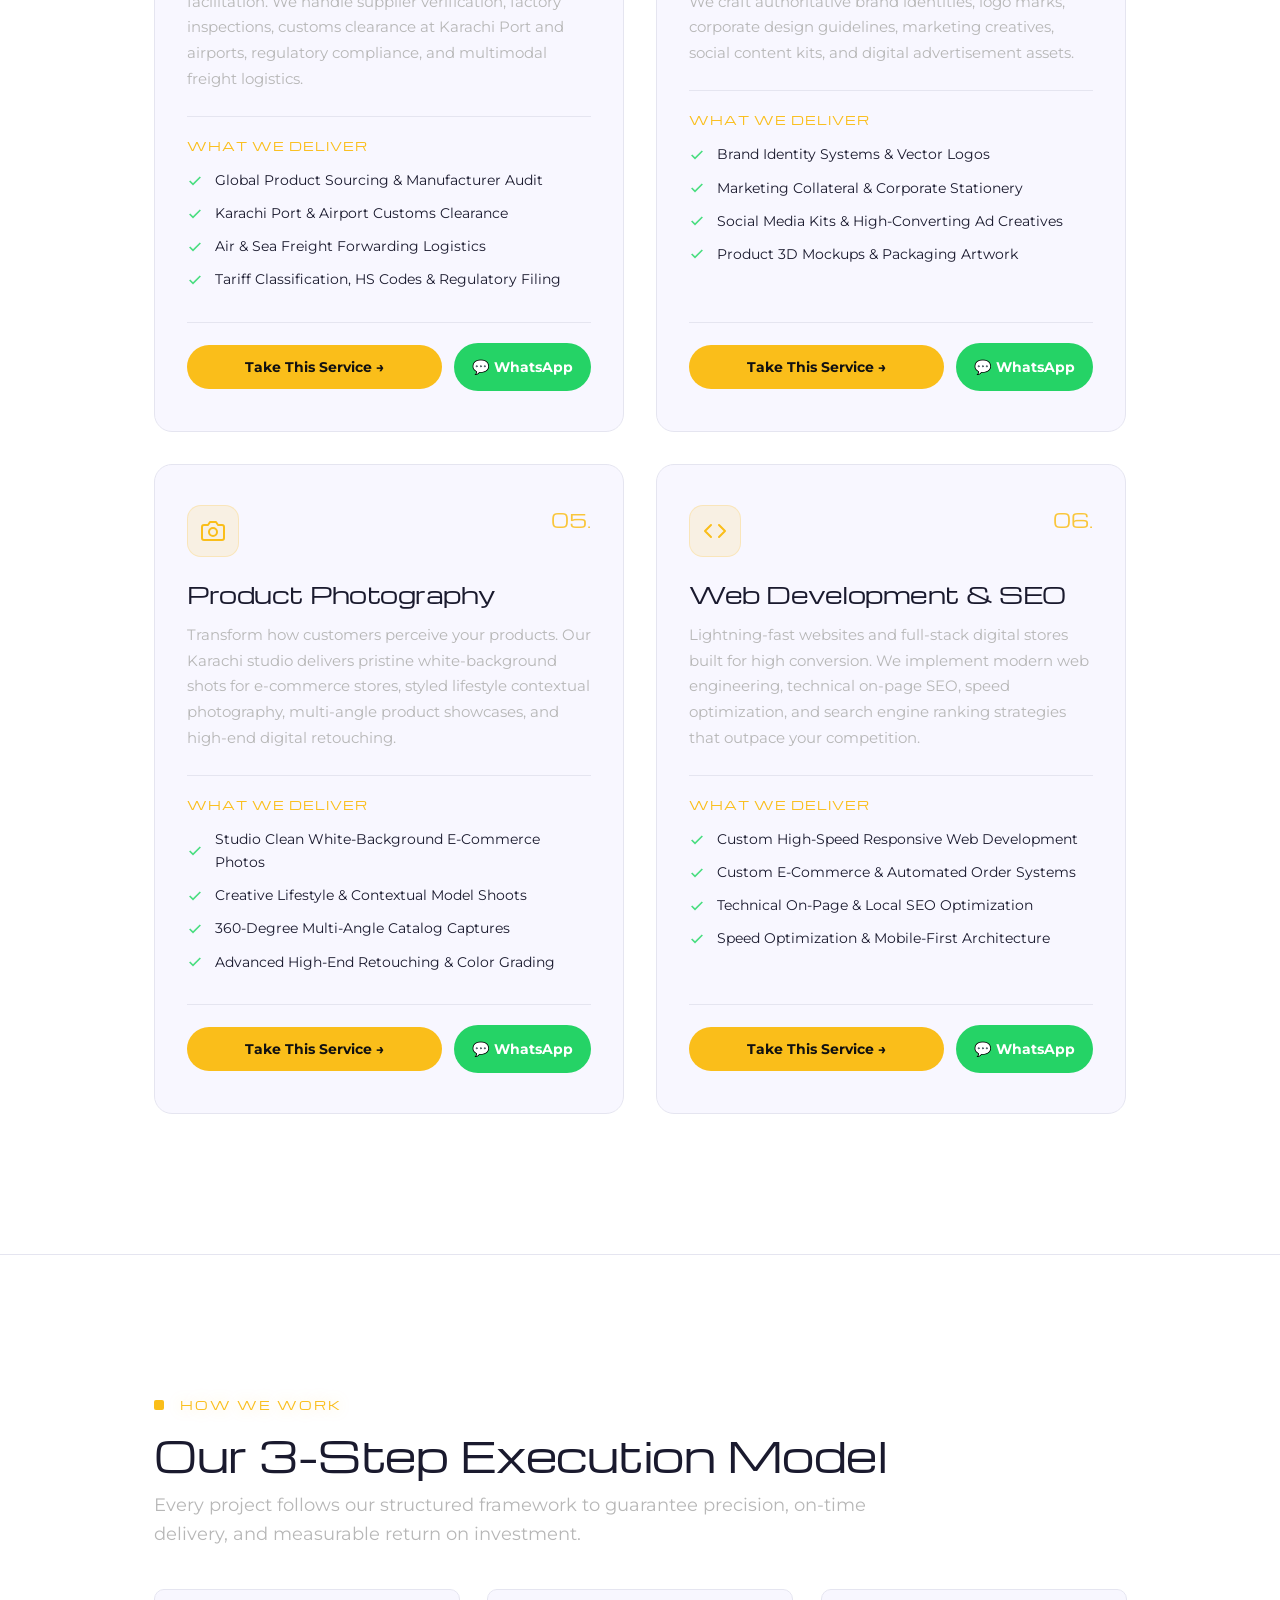
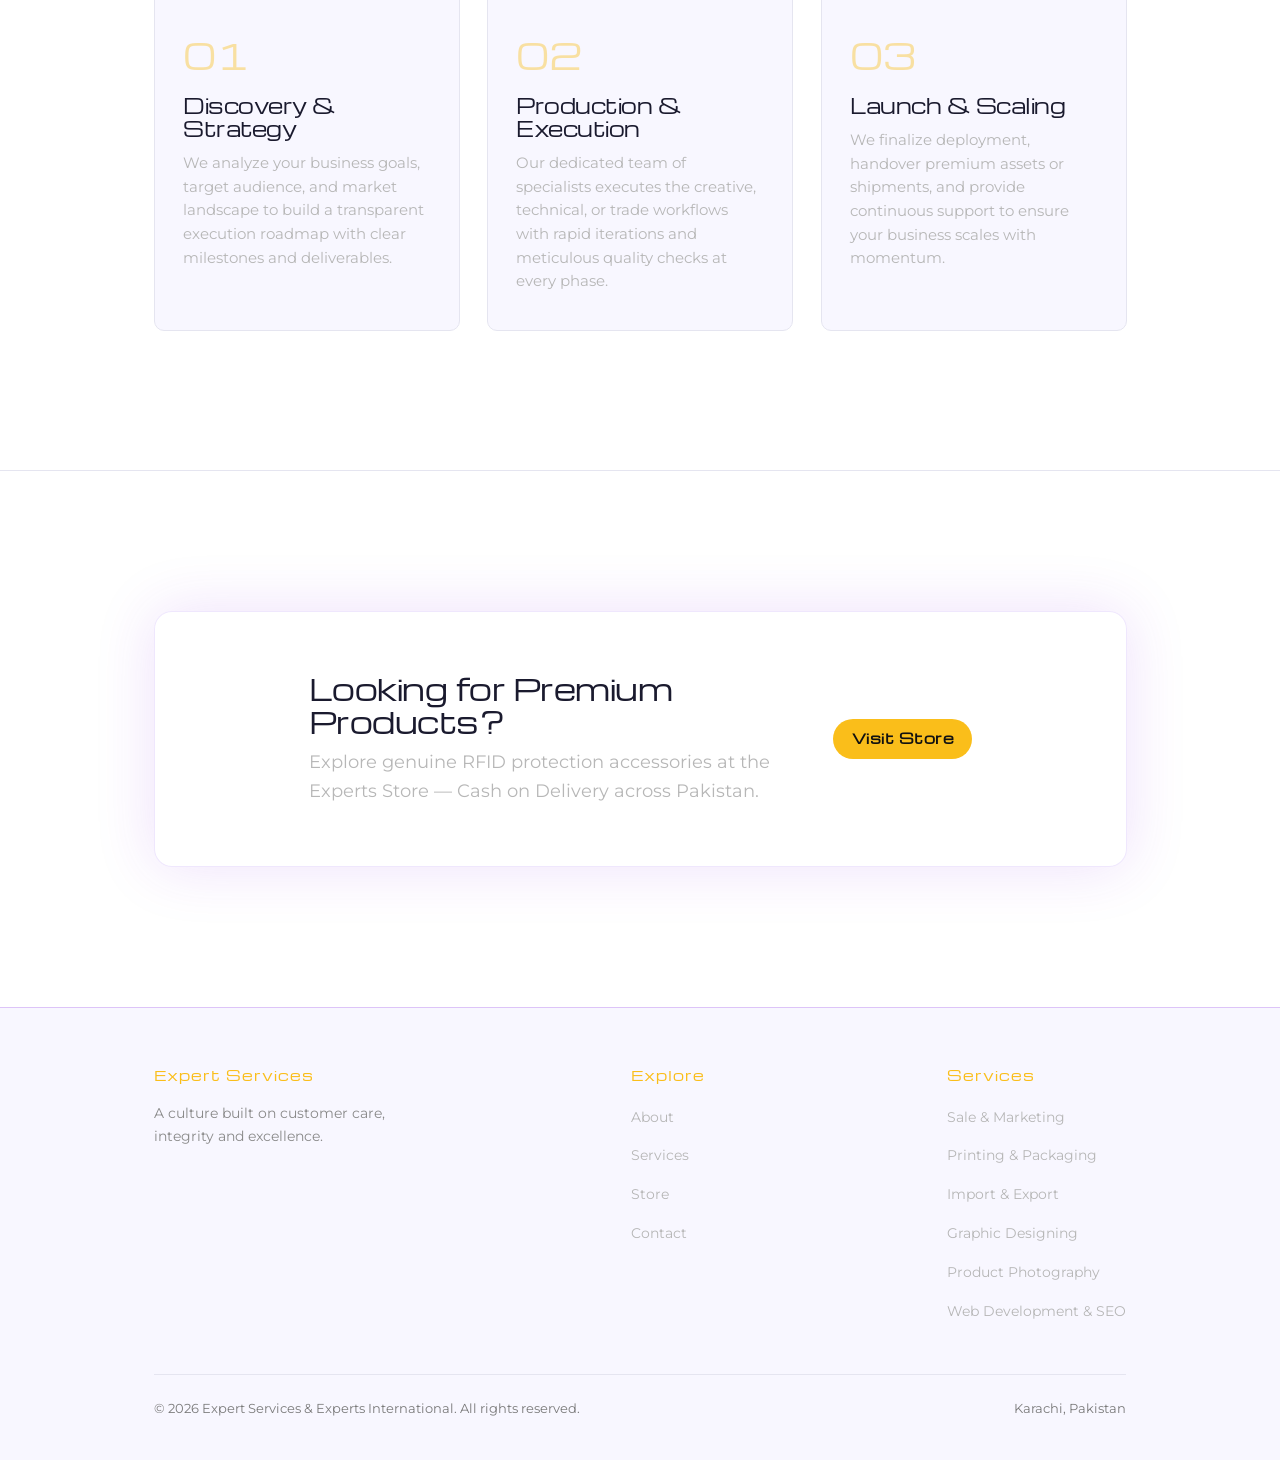
<file: services.html>
<!DOCTYPE html>
<html lang="en" data-theme="light">
<head>
<meta charset="UTF-8">
<meta name="viewport" content="width=device-width, initial-scale=1.0">
<title>Our Services | Expert Services &amp; Experts International</title>
<meta name="description" content="Explore our complete suite of agency and trade services: Sale &amp; Marketing, Printing &amp; Packaging, Import &amp; Export, Graphic Designing, Product Photography, and Web Development &amp; SEO. Based in Karachi, Pakistan.">
<meta name="keywords" content="expert services, sale marketing, printing packaging, import export, graphic designing, product photography, web development SEO, Karachi agency, Pakistan">
<meta name="author" content="Expert Services &amp; Experts International">
<meta name="robots" content="index, follow">
<link rel="canonical" href="https://experts.com.pk/services">

<!-- Open Graph / Facebook -->
<meta property="og:type" content="website">
<meta property="og:url" content="https://experts.com.pk/services.html">
<meta property="og:title" content="Our Services | Expert Services &amp; Experts International">
<meta property="og:description" content="Strategic planning, execution and creative problem-solving for brands and individuals. Based in Karachi, Pakistan.">
<meta property="og:image" content="images/hero-agency.jpg">
<meta property="og:site_name" content="Expert Services">
<meta property="og:locale" content="en_PK">

<!-- Twitter Card -->
<meta name="twitter:card" content="summary_large_image">
<meta name="twitter:title" content="Our Services | Expert Services &amp; Experts International">
<meta name="twitter:description" content="Sale &amp; Marketing, Printing &amp; Packaging, Import &amp; Export, Graphic Designing, Product Photography, Web Development &amp; SEO.">
<meta name="twitter:image" content="images/hero-agency.jpg">

<!-- Theme & Favicons -->
<meta name="theme-color" content="#000000">
<meta name="msapplication-TileColor" content="#000000">
<link rel="icon" type="image/png" href="images/favicon.png">

<!-- Performance: preconnect to CDN & Fonts -->
<link rel="preconnect" href="https://fonts.googleapis.com">
<link rel="preconnect" href="https://fonts.gstatic.com" crossorigin>
<link rel="preconnect" href="https://31o55q41.apicdn.sanity.io" crossorigin>
<link rel="preconnect" href="https://cdn.sanity.io" crossorigin>
<link rel="dns-prefetch" href="https://31o55q41.apicdn.sanity.io">
<link rel="dns-prefetch" href="https://cdn.sanity.io">

<link rel="stylesheet" href="css/style.css?v=7">

<!-- Structured Data: Organization & Service Catalog -->
<script type="application/ld+json">
{
  "@context": "https://schema.org",
  "@type": "ProfessionalService",
  "name": "Expert Services & Experts International",
  "url": "https://experts.com.pk/services.html",
  "telephone": "+923332240559",
  "description": "Sale & Marketing, Printing & Packaging, Import & Export, Graphic Designing, Product Photography, Web Development & SEO.",
  "address": {
    "@type": "PostalAddress",
    "addressLocality": "Karachi",
    "addressRegion": "Sindh",
    "addressCountry": "PK"
  },
  "hasOfferCatalog": {
    "@type": "OfferCatalog",
    "name": "Professional Services",
    "itemListElement": [
      { "@type": "Offer", "itemOffered": { "@type": "Service", "name": "Sale & Marketing" } },
      { "@type": "Offer", "itemOffered": { "@type": "Service", "name": "Printing & Packaging" } },
      { "@type": "Offer", "itemOffered": { "@type": "Service", "name": "Import & Export" } },
      { "@type": "Offer", "itemOffered": { "@type": "Service", "name": "Graphic Designing" } },
      { "@type": "Offer", "itemOffered": { "@type": "Service", "name": "Product Photography" } },
      { "@type": "Offer", "itemOffered": { "@type": "Service", "name": "Web Development & SEO" } }
    ]
  }
}
</script>
</head>
<body>

<div class="scroll-progress-bar" id="scrollProgressBar"></div>

<a class="screen-reader-text" href="#main-content">Skip to content</a>

<!-- ===================== Header / Sticky Nav ===================== -->
<header class="site-header">
  <div class="nav-wrap">
    <a href="index.html" class="logo">EXPERT<span>.</span>SERVICES</a>

    <button class="nav-toggle" id="navToggle" aria-label="Toggle menu" aria-expanded="false"><span></span></button>

    <ul class="nav-menu" id="navMenu">
      <li><a href="index.html">Home</a></li>
      <li><a href="index.html#about">About</a></li>
      <li class="nav-dropdown">
        <a href="services.html" class="dropdown-toggle active">Services <svg width="12" height="12" viewBox="0 0 24 24" fill="none" stroke="currentColor" stroke-width="2" stroke-linecap="round" stroke-linejoin="round"><polyline points="6 9 12 15 18 9"></polyline></svg></a>
        <ul class="dropdown-menu">
          <li><a href="#sale-marketing">Sale &amp; Marketing</a></li>
          <li><a href="#printing-packaging">Printing &amp; Packaging</a></li>
          <li><a href="#import-export">Import &amp; Export</a></li>
          <li><a href="#graphic-designing">Graphic Designing</a></li>
          <li><a href="#product-photography">Product Photography</a></li>
          <li><a href="#web-development-seo">Web Development &amp; SEO</a></li>
        </ul>
      </li>
      <li><a href="store.html">Store</a></li>
      <li><a href="index.html#contact">Contact</a></li>
      <li class="theme-menu-item">
        <button class="theme-toggle" id="themeToggle" aria-label="Toggle theme">
          <!-- SVG injected by JS -->
        </button>
      </li>
    </ul>

    <div class="nav-actions">
      <button class="nav-cart" id="cartToggle" aria-label="Open cart">
        <svg width="22" height="22" viewBox="0 0 24 24" fill="none" stroke="currentColor" stroke-width="2" stroke-linecap="round" stroke-linejoin="round"><circle cx="9" cy="21" r="1"></circle><circle cx="20" cy="21" r="1"></circle><path d="M1 1h4l2.68 13.39a2 2 0 0 0 2 1.61h9.72a2 2 0 0 0 2-1.61L23 6H6"></path></svg>
        <span class="cart-count" id="navCartCount">0</span>
      </button>
    </div>
  </div>
</header>

<main id="main-content">

  <!-- ===================== Services Page Hero ===================== -->
  <section class="services-page-hero">
    <div class="container">
      <div class="section-label reveal">
        <span class="section-label-icon"><svg width="10" height="10" viewBox="0 0 10 10" fill="var(--color-secondary)"><rect width="10" height="10" rx="2"/></svg></span>
        WHAT WE OFFER
      </div>
      <h1 class="reveal">World-Class Services Built For Results<span class="accent-dot">.</span></h1>
      <p class="reveal">We combine strategic planning, creative innovation, and end-to-end execution to transform ambitious ideas into high-performing commercial realities.</p>

      <!-- Quick Filter Pills -->
      <div class="services-filter-nav reveal">
        <button type="button" class="services-filter-btn active" data-filter="all">All Services</button>
        <button type="button" class="services-filter-btn" data-filter="sale-marketing">Sale &amp; Marketing</button>
        <button type="button" class="services-filter-btn" data-filter="printing-packaging">Printing &amp; Packaging</button>
        <button type="button" class="services-filter-btn" data-filter="import-export">Import &amp; Export</button>
        <button type="button" class="services-filter-btn" data-filter="graphic-designing">Graphic Designing</button>
        <button type="button" class="services-filter-btn" data-filter="product-photography">Product Photography</button>
        <button type="button" class="services-filter-btn" data-filter="web-development-seo">Web Dev &amp; SEO</button>
      </div>
    </div>
  </section>

  <!-- ===================== Detailed Services Grid ===================== -->
  <section class="section" style="padding-top:60px;">
    <div class="container">

      <div class="services-grid-detailed">

        <!-- 01. Sale & Marketing -->
        <article class="service-card-detailed reveal" id="sale-marketing" data-category="sale-marketing">
          <div>
            <div class="service-card-top">
              <div class="service-card-icon-box">
                <svg width="24" height="24" viewBox="0 0 24 24" fill="none" stroke="currentColor" stroke-width="2" stroke-linecap="round" stroke-linejoin="round"><line x1="12" y1="20" x2="12" y2="10"></line><line x1="18" y1="20" x2="18" y2="4"></line><line x1="6" y1="20" x2="6" y2="16"></line></svg>
              </div>
              <span class="service-card-number">01.</span>
            </div>
            <h3>Sale &amp; Marketing</h3>
            <p>Accelerate revenue velocity and customer acquisition. We design full-funnel sales systems, direct outreach pipelines, digital ad campaigns, and brand positioning strategies that convert interest into measurable business growth.</p>
            
            <div class="service-features-list">
              <div class="service-features-title">What We Deliver</div>
              <div class="service-feature-item">
                <svg width="16" height="16" viewBox="0 0 24 24" fill="none" stroke="currentColor" stroke-width="2.5"><polyline points="20 6 9 17 4 12"></polyline></svg>
                <span>Omnichannel Sales Strategy &amp; Funnels</span>
              </div>
              <div class="service-feature-item">
                <svg width="16" height="16" viewBox="0 0 24 24" fill="none" stroke="currentColor" stroke-width="2.5"><polyline points="20 6 9 17 4 12"></polyline></svg>
                <span>B2B &amp; B2C Lead Generation Campaigns</span>
              </div>
              <div class="service-feature-item">
                <svg width="16" height="16" viewBox="0 0 24 24" fill="none" stroke="currentColor" stroke-width="2.5"><polyline points="20 6 9 17 4 12"></polyline></svg>
                <span>Performance Paid Advertising (Meta, Google, TikTok)</span>
              </div>
              <div class="service-feature-item">
                <svg width="16" height="16" viewBox="0 0 24 24" fill="none" stroke="currentColor" stroke-width="2.5"><polyline points="20 6 9 17 4 12"></polyline></svg>
                <span>Conversion Rate Optimization &amp; Market Insights</span>
              </div>
            </div>
          </div>

          <div class="service-card-actions">
            <button type="button" class="btn-take-service" data-open-service-modal="Sale &amp; Marketing">
              Take This Service &rarr;
            </button>
            <a href="https://wa.me/923332240559?text=Hello%20Expert%20Services%2C%20I%20would%20like%20to%20inquire%20about%20Sale%20%26%20Marketing%20services." target="_blank" rel="noopener" class="btn-service-whatsapp">
              💬 WhatsApp
            </a>
          </div>
        </article>

        <!-- 02. Printing & Packaging -->
        <article class="service-card-detailed reveal" id="printing-packaging" data-category="printing-packaging">
          <div>
            <div class="service-card-top">
              <div class="service-card-icon-box">
                <svg width="24" height="24" viewBox="0 0 24 24" fill="none" stroke="currentColor" stroke-width="2" stroke-linecap="round" stroke-linejoin="round"><path d="M21 16V8a2 2 0 0 0-1-1.73l-7-4a2 2 0 0 0-2 0l-7 4A2 2 0 0 0 3 8v8a2 2 0 0 0 1 1.73l7 4a2 2 0 0 0 2 0l7-4A2 2 0 0 0 21 16z"></path><polyline points="3.27 6.96 12 12.01 20.73 6.96"></polyline><line x1="12" y1="22.08" x2="12" y2="12"></line></svg>
              </div>
              <span class="service-card-number">02.</span>
            </div>
            <h3>Printing &amp; Packaging</h3>
            <p>From high-end custom rigid boxes to large-scale commercial printing, we produce tactile brand experiences with millimeter precision. We provide full structural design, die-cutting, embossing, foil stamping, and spot UV finishing.</p>
            
            <div class="service-features-list">
              <div class="service-features-title">What We Deliver</div>
              <div class="service-feature-item">
                <svg width="16" height="16" viewBox="0 0 24 24" fill="none" stroke="currentColor" stroke-width="2.5"><polyline points="20 6 9 17 4 12"></polyline></svg>
                <span>Luxury Custom Rigid Boxes &amp; Cartons</span>
              </div>
              <div class="service-feature-item">
                <svg width="16" height="16" viewBox="0 0 24 24" fill="none" stroke="currentColor" stroke-width="2.5"><polyline points="20 6 9 17 4 12"></polyline></svg>
                <span>High-Precision Offset &amp; Digital Printing</span>
              </div>
              <div class="service-feature-item">
                <svg width="16" height="16" viewBox="0 0 24 24" fill="none" stroke="currentColor" stroke-width="2.5"><polyline points="20 6 9 17 4 12"></polyline></svg>
                <span>Die-Cut Labels, Hangtags &amp; Product Sleeves</span>
              </div>
              <div class="service-feature-item">
                <svg width="16" height="16" viewBox="0 0 24 24" fill="none" stroke="currentColor" stroke-width="2.5"><polyline points="20 6 9 17 4 12"></polyline></svg>
                <span>Specialty Foil Stamping, Spot UV &amp; Embossing</span>
              </div>
            </div>
          </div>

          <div class="service-card-actions">
            <button type="button" class="btn-take-service" data-open-service-modal="Printing &amp; Packaging">
              Take This Service &rarr;
            </button>
            <a href="https://wa.me/923332240559?text=Hello%20Expert%20Services%2C%20I%20would%20like%20to%20inquire%20about%20Printing%20%26%20Packaging%20services." target="_blank" rel="noopener" class="btn-service-whatsapp">
              💬 WhatsApp
            </a>
          </div>
        </article>

        <!-- 03. Import & Export -->
        <article class="service-card-detailed reveal" id="import-export" data-category="import-export">
          <div>
            <div class="service-card-top">
              <div class="service-card-icon-box">
                <svg width="24" height="24" viewBox="0 0 24 24" fill="none" stroke="currentColor" stroke-width="2" stroke-linecap="round" stroke-linejoin="round"><circle cx="12" cy="12" r="10"></circle><line x1="2" y1="12" x2="22" y2="12"></line><path d="M12 2a15.3 15.3 0 0 1 4 10 15.3 15.3 0 0 1-4 10 15.3 15.3 0 0 1-4-10 15.3 15.3 0 0 1 4-10z"></path></svg>
              </div>
              <span class="service-card-number">03.</span>
            </div>
            <h3>Import &amp; Export</h3>
            <p>Direct international sourcing and global trade facilitation. We handle supplier verification, factory inspections, customs clearance at Karachi Port and airports, regulatory compliance, and multimodal freight logistics.</p>
            
            <div class="service-features-list">
              <div class="service-features-title">What We Deliver</div>
              <div class="service-feature-item">
                <svg width="16" height="16" viewBox="0 0 24 24" fill="none" stroke="currentColor" stroke-width="2.5"><polyline points="20 6 9 17 4 12"></polyline></svg>
                <span>Global Product Sourcing &amp; Manufacturer Audit</span>
              </div>
              <div class="service-feature-item">
                <svg width="16" height="16" viewBox="0 0 24 24" fill="none" stroke="currentColor" stroke-width="2.5"><polyline points="20 6 9 17 4 12"></polyline></svg>
                <span>Karachi Port &amp; Airport Customs Clearance</span>
              </div>
              <div class="service-feature-item">
                <svg width="16" height="16" viewBox="0 0 24 24" fill="none" stroke="currentColor" stroke-width="2.5"><polyline points="20 6 9 17 4 12"></polyline></svg>
                <span>Air &amp; Sea Freight Forwarding Logistics</span>
              </div>
              <div class="service-feature-item">
                <svg width="16" height="16" viewBox="0 0 24 24" fill="none" stroke="currentColor" stroke-width="2.5"><polyline points="20 6 9 17 4 12"></polyline></svg>
                <span>Tariff Classification, HS Codes &amp; Regulatory Filing</span>
              </div>
            </div>
          </div>

          <div class="service-card-actions">
            <button type="button" class="btn-take-service" data-open-service-modal="Import &amp; Export">
              Take This Service &rarr;
            </button>
            <a href="https://wa.me/923332240559?text=Hello%20Expert%20Services%2C%20I%20would%20like%20to%20inquire%20about%20Import%20%26%20Export%20services." target="_blank" rel="noopener" class="btn-service-whatsapp">
              💬 WhatsApp
            </a>
          </div>
        </article>

        <!-- 04. Graphic Designing -->
        <article class="service-card-detailed reveal" id="graphic-designing" data-category="graphic-designing">
          <div>
            <div class="service-card-top">
              <div class="service-card-icon-box">
                <svg width="24" height="24" viewBox="0 0 24 24" fill="none" stroke="currentColor" stroke-width="2" stroke-linecap="round" stroke-linejoin="round"><polygon points="12 2 2 7 12 12 22 7 12 2"></polygon><polyline points="2 17 12 22 22 17"></polyline><polyline points="2 12 12 17 22 12"></polyline></svg>
              </div>
              <span class="service-card-number">04.</span>
            </div>
            <h3>Graphic Designing</h3>
            <p>Elevate your brand with world-class visual aesthetics. We craft authoritative brand identities, logo marks, corporate design guidelines, marketing creatives, social content kits, and digital advertisement assets.</p>
            
            <div class="service-features-list">
              <div class="service-features-title">What We Deliver</div>
              <div class="service-feature-item">
                <svg width="16" height="16" viewBox="0 0 24 24" fill="none" stroke="currentColor" stroke-width="2.5"><polyline points="20 6 9 17 4 12"></polyline></svg>
                <span>Brand Identity Systems &amp; Vector Logos</span>
              </div>
              <div class="service-feature-item">
                <svg width="16" height="16" viewBox="0 0 24 24" fill="none" stroke="currentColor" stroke-width="2.5"><polyline points="20 6 9 17 4 12"></polyline></svg>
                <span>Marketing Collateral &amp; Corporate Stationery</span>
              </div>
              <div class="service-feature-item">
                <svg width="16" height="16" viewBox="0 0 24 24" fill="none" stroke="currentColor" stroke-width="2.5"><polyline points="20 6 9 17 4 12"></polyline></svg>
                <span>Social Media Kits &amp; High-Converting Ad Creatives</span>
              </div>
              <div class="service-feature-item">
                <svg width="16" height="16" viewBox="0 0 24 24" fill="none" stroke="currentColor" stroke-width="2.5"><polyline points="20 6 9 17 4 12"></polyline></svg>
                <span>Product 3D Mockups &amp; Packaging Artwork</span>
              </div>
            </div>
          </div>

          <div class="service-card-actions">
            <button type="button" class="btn-take-service" data-open-service-modal="Graphic Designing">
              Take This Service &rarr;
            </button>
            <a href="https://wa.me/923332240559?text=Hello%20Expert%20Services%2C%20I%20would%20like%20to%20inquire%20about%20Graphic%20Designing%20services." target="_blank" rel="noopener" class="btn-service-whatsapp">
              💬 WhatsApp
            </a>
          </div>
        </article>

        <!-- 05. Product Photography -->
        <article class="service-card-detailed reveal" id="product-photography" data-category="product-photography">
          <div>
            <div class="service-card-top">
              <div class="service-card-icon-box">
                <svg width="24" height="24" viewBox="0 0 24 24" fill="none" stroke="currentColor" stroke-width="2" stroke-linecap="round" stroke-linejoin="round"><path d="M23 19a2 2 0 0 1-2 2H3a2 2 0 0 1-2-2V8a2 2 0 0 1 2-2h4l2-3h6l2 3h4a2 2 0 0 1 2 2z"></path><circle cx="12" cy="13" r="4"></circle></svg>
              </div>
              <span class="service-card-number">05.</span>
            </div>
            <h3>Product Photography</h3>
            <p>Transform how customers perceive your products. Our Karachi studio delivers pristine white-background shots for e-commerce stores, styled lifestyle contextual photography, multi-angle product showcases, and high-end digital retouching.</p>
            
            <div class="service-features-list">
              <div class="service-features-title">What We Deliver</div>
              <div class="service-feature-item">
                <svg width="16" height="16" viewBox="0 0 24 24" fill="none" stroke="currentColor" stroke-width="2.5"><polyline points="20 6 9 17 4 12"></polyline></svg>
                <span>Studio Clean White-Background E-Commerce Photos</span>
              </div>
              <div class="service-feature-item">
                <svg width="16" height="16" viewBox="0 0 24 24" fill="none" stroke="currentColor" stroke-width="2.5"><polyline points="20 6 9 17 4 12"></polyline></svg>
                <span>Creative Lifestyle &amp; Contextual Model Shoots</span>
              </div>
              <div class="service-feature-item">
                <svg width="16" height="16" viewBox="0 0 24 24" fill="none" stroke="currentColor" stroke-width="2.5"><polyline points="20 6 9 17 4 12"></polyline></svg>
                <span>360-Degree Multi-Angle Catalog Captures</span>
              </div>
              <div class="service-feature-item">
                <svg width="16" height="16" viewBox="0 0 24 24" fill="none" stroke="currentColor" stroke-width="2.5"><polyline points="20 6 9 17 4 12"></polyline></svg>
                <span>Advanced High-End Retouching &amp; Color Grading</span>
              </div>
            </div>
          </div>

          <div class="service-card-actions">
            <button type="button" class="btn-take-service" data-open-service-modal="Product Photography">
              Take This Service &rarr;
            </button>
            <a href="https://wa.me/923332240559?text=Hello%20Expert%20Services%2C%20I%20would%20like%20to%20inquire%20about%20Product%20Photography%20services." target="_blank" rel="noopener" class="btn-service-whatsapp">
              💬 WhatsApp
            </a>
          </div>
        </article>

        <!-- 06. Web Development & SEO -->
        <article class="service-card-detailed reveal" id="web-development-seo" data-category="web-development-seo">
          <div>
            <div class="service-card-top">
              <div class="service-card-icon-box">
                <svg width="24" height="24" viewBox="0 0 24 24" fill="none" stroke="currentColor" stroke-width="2" stroke-linecap="round" stroke-linejoin="round"><polyline points="16 18 22 12 16 6"></polyline><polyline points="8 6 2 12 8 18"></polyline></svg>
              </div>
              <span class="service-card-number">06.</span>
            </div>
            <h3>Web Development &amp; SEO</h3>
            <p>Lightning-fast websites and full-stack digital stores built for high conversion. We implement modern web engineering, technical on-page SEO, speed optimization, and search engine ranking strategies that outpace your competition.</p>
            
            <div class="service-features-list">
              <div class="service-features-title">What We Deliver</div>
              <div class="service-feature-item">
                <svg width="16" height="16" viewBox="0 0 24 24" fill="none" stroke="currentColor" stroke-width="2.5"><polyline points="20 6 9 17 4 12"></polyline></svg>
                <span>Custom High-Speed Responsive Web Development</span>
              </div>
              <div class="service-feature-item">
                <svg width="16" height="16" viewBox="0 0 24 24" fill="none" stroke="currentColor" stroke-width="2.5"><polyline points="20 6 9 17 4 12"></polyline></svg>
                <span>Custom E-Commerce &amp; Automated Order Systems</span>
              </div>
              <div class="service-feature-item">
                <svg width="16" height="16" viewBox="0 0 24 24" fill="none" stroke="currentColor" stroke-width="2.5"><polyline points="20 6 9 17 4 12"></polyline></svg>
                <span>Technical On-Page &amp; Local SEO Optimization</span>
              </div>
              <div class="service-feature-item">
                <svg width="16" height="16" viewBox="0 0 24 24" fill="none" stroke="currentColor" stroke-width="2.5"><polyline points="20 6 9 17 4 12"></polyline></svg>
                <span>Speed Optimization &amp; Mobile-First Architecture</span>
              </div>
            </div>
          </div>

          <div class="service-card-actions">
            <button type="button" class="btn-take-service" data-open-service-modal="Web Development &amp; SEO">
              Take This Service &rarr;
            </button>
            <a href="https://wa.me/923332240559?text=Hello%20Expert%20Services%2C%20I%20would%20like%20to%20inquire%20about%20Web%20Development%20%26%20SEO%20services." target="_blank" rel="noopener" class="btn-service-whatsapp">
              💬 WhatsApp
            </a>
          </div>
        </article>

      </div>

    </div>
  </section>

  <!-- ===================== Execution Process ===================== -->
  <section class="section" style="background:rgba(255,255,255,0.015); border-top:1px solid var(--color-border); border-bottom:1px solid var(--color-border);">
    <div class="container">
      <div class="section-label reveal">
        <span class="section-label-icon"><svg width="10" height="10" viewBox="0 0 10 10" fill="var(--color-secondary)"><rect width="10" height="10" rx="2"/></svg></span>
        HOW WE WORK
      </div>
      <h2 class="reveal">Our 3-Step Execution Model</h2>
      <p class="reveal" style="color:#b7b7b7; max-width:60ch; margin-top:12px;">Every project follows our structured framework to guarantee precision, on-time delivery, and measurable return on investment.</p>

      <div class="process-grid">
        <div class="process-card reveal">
          <div class="process-step-num">01</div>
          <h3>Discovery &amp; Strategy</h3>
          <p>We analyze your business goals, target audience, and market landscape to build a transparent execution roadmap with clear milestones and deliverables.</p>
        </div>
        <div class="process-card reveal">
          <div class="process-step-num">02</div>
          <h3>Production &amp; Execution</h3>
          <p>Our dedicated team of specialists executes the creative, technical, or trade workflows with rapid iterations and meticulous quality checks at every phase.</p>
        </div>
        <div class="process-card reveal">
          <div class="process-step-num">03</div>
          <h3>Launch &amp; Scaling</h3>
          <p>We finalize deployment, handover premium assets or shipments, and provide continuous support to ensure your business scales with momentum.</p>
        </div>
      </div>
    </div>
  </section>

  <!-- ===================== Store CTA Banner ===================== -->
  <section class="section">
    <div class="container">
      <div class="store-cta reveal">
        <div>
          <h2>Looking for Premium Products?</h2>
          <p>Explore genuine RFID protection accessories at the Experts Store — Cash on Delivery across Pakistan.</p>
        </div>
        <a href="store.html" class="btn btn-gold">Visit Store</a>
      </div>
    </div>
  </section>

</main>

<!-- ===================== Footer ===================== -->
<footer class="site-footer">
  <div class="footer-grid">
    <div class="footer-col">
      <h4>Expert Services</h4>
      <p style="color:#8a8a8a; font-size:0.9rem; max-width:26ch;">A culture built on customer care, integrity and excellence.</p>
    </div>
    <div class="footer-col">
      <h4>Explore</h4>
      <ul>
        <li><a href="index.html#about">About</a></li>
        <li><a href="services.html">Services</a></li>
        <li><a href="store.html">Store</a></li>
        <li><a href="index.html#contact">Contact</a></li>
      </ul>
    </div>
    <div class="footer-col">
      <h4>Services</h4>
      <ul>
        <li><a href="#sale-marketing">Sale &amp; Marketing</a></li>
        <li><a href="#printing-packaging">Printing &amp; Packaging</a></li>
        <li><a href="#import-export">Import &amp; Export</a></li>
        <li><a href="#graphic-designing">Graphic Designing</a></li>
        <li><a href="#product-photography">Product Photography</a></li>
        <li><a href="#web-development-seo">Web Development &amp; SEO</a></li>
      </ul>
    </div>
  </div>
  <div class="footer-bottom">
    <span>&copy; 2026 Expert Services &amp; Experts International. All rights reserved.</span>
    <span>Karachi, Pakistan</span>
  </div>
</footer>

<!-- ===================== Cart Drawer ===================== -->
<div class="cart-overlay" id="cartOverlay"></div>
<aside class="cart-drawer" id="cartDrawer" aria-label="Shopping cart">
  <div class="cart-header">
    <h3>Your Cart</h3>
    <button class="cart-close" id="cartClose" aria-label="Close cart">&times;</button>
  </div>
  <div class="cart-items" id="cartItems">
    <!-- injected by JS -->
  </div>
  <div class="cart-footer">
    <div class="cart-subtotal-row">
      <span>Subtotal</span>
      <span id="cartSubtotal">PKR 0</span>
    </div>
    <button class="btn-submit" id="checkoutBtn">Proceed to Checkout</button>
  </div>
</aside>

<!-- ===================== Take This Service Modal ===================== -->
<div class="service-modal-overlay" id="serviceModalOverlay" role="dialog" aria-modal="true" aria-labelledby="serviceModalTitle">
  <div class="service-modal">
    <button class="service-modal-close" id="serviceModalClose" aria-label="Close modal">&times;</button>
    <div class="service-modal-header">
      <h3 id="serviceModalTitle">Request This Service</h3>
      <p>Fill out the quick form below or start an instant conversation on WhatsApp with our team.</p>
    </div>
    <form class="service-modal-form" id="serviceModalForm">
      <div class="form-field">
        <label for="modalServiceSelect">Selected Service</label>
        <select id="modalServiceSelect" name="service" required>
          <option value="Sale & Marketing">Sale &amp; Marketing</option>
          <option value="Printing & Packaging">Printing &amp; Packaging</option>
          <option value="Import & Export">Import &amp; Export</option>
          <option value="Graphic Designing">Graphic Designing</option>
          <option value="Product Photography">Product Photography</option>
          <option value="Web Development & SEO">Web Development &amp; SEO</option>
        </select>
      </div>
      <div class="form-field">
        <label for="modalClientName">Your Name</label>
        <input type="text" id="modalClientName" name="name" placeholder="e.g. Ali Khan" required>
      </div>
      <div class="form-field">
        <label for="modalClientPhone">WhatsApp / Phone Number</label>
        <input type="tel" id="modalClientPhone" name="phone" placeholder="e.g. 03331234567" required>
      </div>
      <div class="form-field">
        <label for="modalClientEmail">Email Address (Optional)</label>
        <input type="email" id="modalClientEmail" name="email" placeholder="e.g. ali@example.com">
      </div>
      <div class="form-field">
        <label for="modalClientNotes">Project Requirements &amp; Scope</label>
        <textarea id="modalClientNotes" name="notes" placeholder="Tell us briefly about your goals, timeline or specific requirements..."></textarea>
      </div>

      <div class="service-modal-actions">
        <button type="submit" class="btn-submit-service">Submit Request</button>
        <a href="https://wa.me/923332240559" id="modalWhatsAppBtn" target="_blank" rel="noopener" class="btn-modal-whatsapp">
          💬 &nbsp;Inquire Directly via WhatsApp
        </a>
      </div>
      <p class="service-modal-status" id="serviceModalStatus"></p>
    </form>
  </div>
</div>

<script src="js/security.js?v=7"></script>
<script src="js/main.js?v=7"></script>
</body>
</html>
</file>
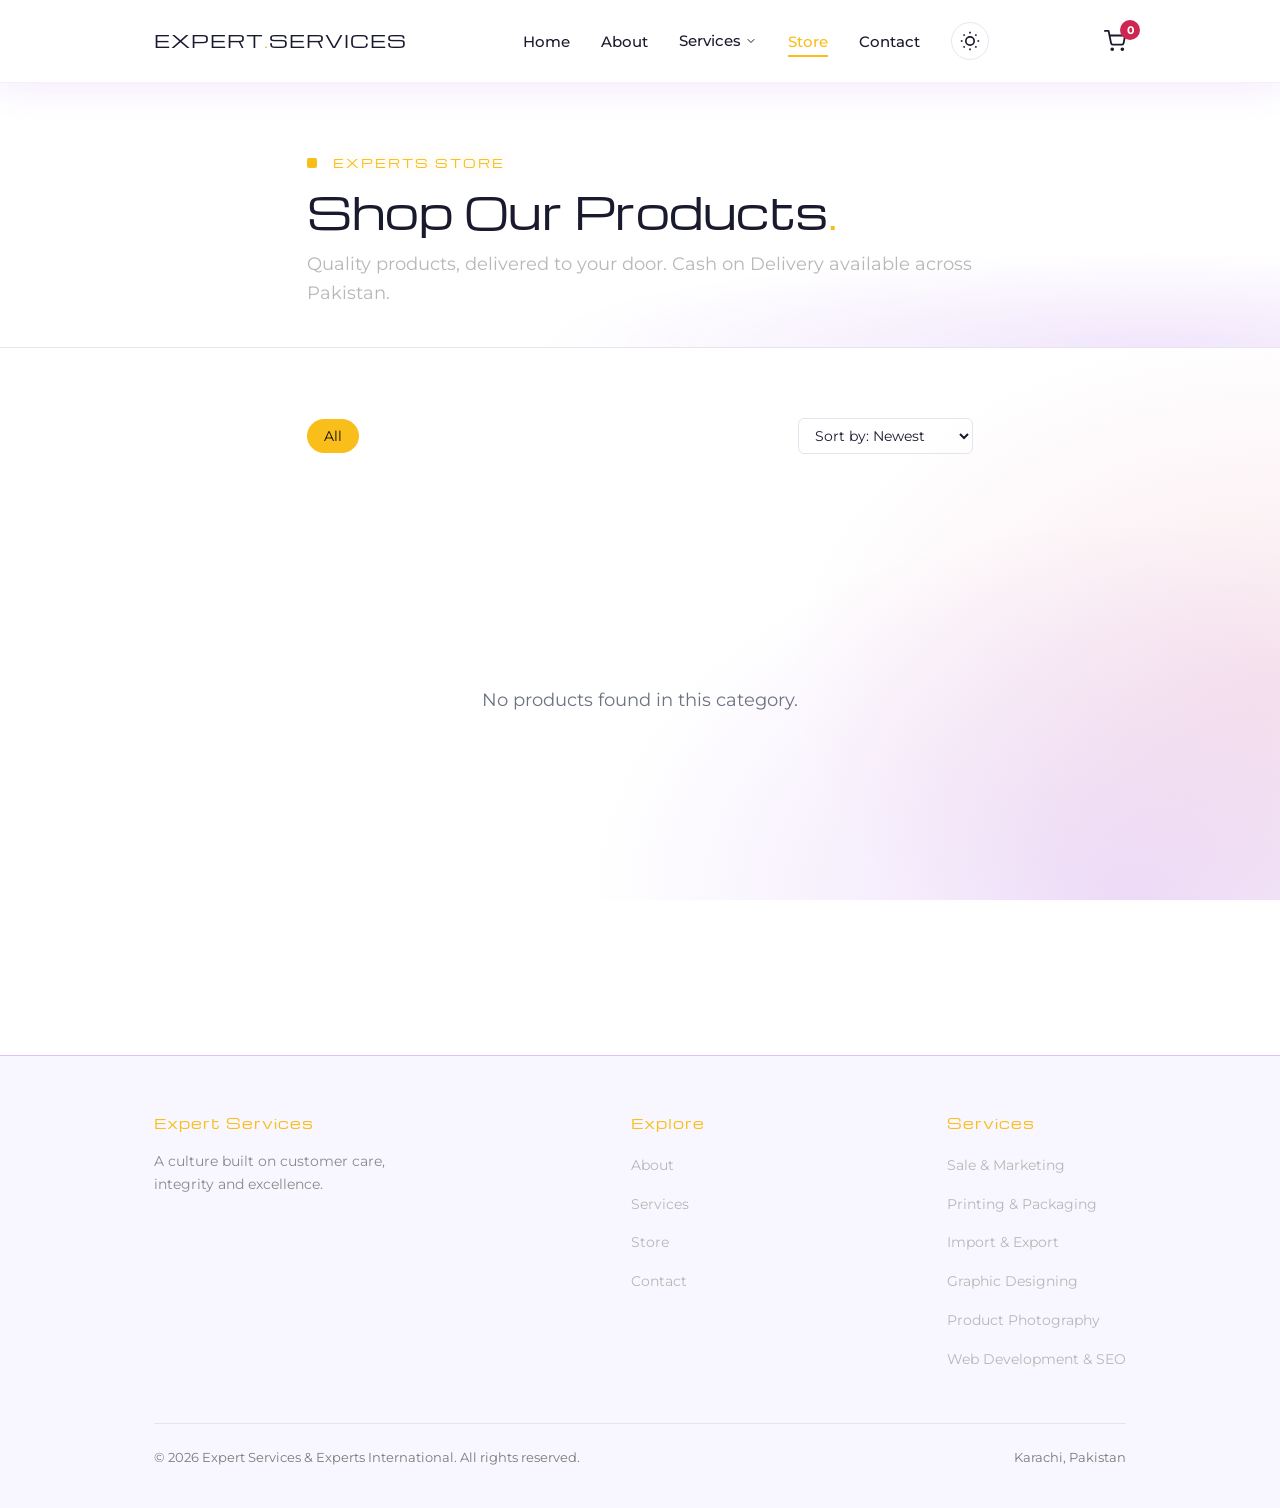
<file: store.html>
<!DOCTYPE html>
<html lang="en" data-theme="light">
<head>
<meta charset="UTF-8">
<meta name="viewport" content="width=device-width, initial-scale=1.0">
<title>Experts Store | Expert Services</title>
<meta name="description" content="Shop quality products at Experts Store — Cash on Delivery across Pakistan.">
<meta name="keywords" content="experts store, buy online Pakistan, cash on delivery, quality products">
<meta name="author" content="Expert Services &amp; Experts International">
<meta name="robots" content="index, follow">
<link rel="canonical" href="https://experts.com.pk/store">

<!-- Open Graph / Facebook -->
<meta property="og:type" content="website">
<meta property="og:url" content="https://experts.com.pk/store.html">
<meta property="og:title" content="Experts Store | Expert Services">
<meta property="og:description" content="Shop quality products at Experts Store — Cash on Delivery across Pakistan.">
<meta property="og:image" content="https://experts.com.pk/wp-content/uploads/2025/05/website-front-page-upload-1-edited.jpeg">
<meta property="og:site_name" content="Expert Services">
<meta property="og:locale" content="en_PK">

<!-- Twitter Card -->
<meta name="twitter:card" content="summary_large_image">
<meta name="twitter:title" content="Experts Store | Expert Services">
<meta name="twitter:description" content="Shop quality products at Experts Store — Cash on Delivery across Pakistan.">
<meta name="twitter:image" content="images/hero-agency.jpg">

<!-- Theme & Favicons -->
<meta name="theme-color" content="#000000">
<meta name="msapplication-TileColor" content="#000000">
<link rel="icon" type="image/png" href="images/favicon.png">

<!-- Performance: preconnect to CDN & Fonts -->
<link rel="preconnect" href="https://fonts.googleapis.com">
<link rel="preconnect" href="https://fonts.gstatic.com" crossorigin>
<link rel="preconnect" href="https://31o55q41.apicdn.sanity.io" crossorigin>
<link rel="preconnect" href="https://cdn.sanity.io" crossorigin>
<link rel="dns-prefetch" href="https://31o55q41.apicdn.sanity.io">
<link rel="dns-prefetch" href="https://cdn.sanity.io">

<link rel="stylesheet" href="css/style.css?v=7">

<!-- Structured Data: Store -->
<script type="application/ld+json">
{
  "@context": "https://schema.org",
  "@type": "Store",
  "name": "Experts Store",
  "url": "https://experts.com.pk/store.html",
  "image": "https://experts.com.pk/wp-content/uploads/2025/05/website-front-page-upload-1-edited.jpeg",
  "description": "Shop quality products with Cash on Delivery across Pakistan.",
  "address": {
    "@type": "PostalAddress",
    "addressLocality": "Karachi",
    "addressCountry": "PK"
  },
  "priceRange": "PKR"
}
</script>
</head>
<body>

<div class="scroll-progress-bar" id="scrollProgressBar"></div>

<a class="screen-reader-text" href="#main-content">Skip to content</a>

<!-- ===================== Header / Sticky Nav ===================== -->
<header class="site-header">
  <div class="nav-wrap">
    <a href="index.html" class="logo">EXPERT<span>.</span>SERVICES</a>

    <button class="nav-toggle" id="navToggle" aria-label="Toggle menu" aria-expanded="false"><span></span></button>

    <ul class="nav-menu" id="navMenu">
      <li><a href="index.html">Home</a></li>
      <li><a href="index.html#about">About</a></li>
      <li class="nav-dropdown">
        <a href="services.html" class="dropdown-toggle">Services <svg width="12" height="12" viewBox="0 0 24 24" fill="none" stroke="currentColor" stroke-width="2" stroke-linecap="round" stroke-linejoin="round"><polyline points="6 9 12 15 18 9"></polyline></svg></a>
        <ul class="dropdown-menu">
          <li><a href="services.html#sale-marketing">Sale &amp; Marketing</a></li>
          <li><a href="services.html#printing-packaging">Printing &amp; Packaging</a></li>
          <li><a href="services.html#import-export">Import &amp; Export</a></li>
          <li><a href="services.html#graphic-designing">Graphic Designing</a></li>
          <li><a href="services.html#product-photography">Product Photography</a></li>
          <li><a href="services.html#web-development-seo">Web Development &amp; SEO</a></li>
        </ul>
      </li>
      <li><a href="store.html" class="active">Store</a></li>
      <li><a href="index.html#contact">Contact</a></li>
      <li class="theme-menu-item">
        <button class="theme-toggle" id="themeToggle" aria-label="Toggle theme">
          <!-- SVG injected by JS -->
        </button>
      </li>
    </ul>

    <div class="nav-actions">
      <button class="nav-cart" id="cartToggle" aria-label="Open cart">
        <svg width="22" height="22" viewBox="0 0 24 24" fill="none" stroke="currentColor" stroke-width="2" stroke-linecap="round" stroke-linejoin="round"><circle cx="9" cy="21" r="1"></circle><circle cx="20" cy="21" r="1"></circle><path d="M1 1h4l2.68 13.39a2 2 0 0 0 2 1.61h9.72a2 2 0 0 0 2-1.61L23 6H6"></path></svg>
        <span class="cart-count" id="navCartCount">0</span>
      </button>
    </div>
  </div>
</header>

<main id="main-content">

  <!-- ===================== Store Hero ===================== -->
  <section class="store-hero">
    <div class="container">
      <div class="section-label">
        <span class="section-label-icon"><svg width="10" height="10" viewBox="0 0 10 10" fill="var(--color-secondary)"><rect width="10" height="10" rx="2"/></svg></span>
        EXPERTS STORE
      </div>
      <h1 style="font-size:2.4em;">Shop Our Products<span class="accent-dot">.</span></h1>
      <p>Quality products, delivered to your door. Cash on Delivery available across Pakistan.</p>
    </div>
  </section>

  <!-- ===================== Product Grid ===================== -->
  <section class="section" style="padding-top:40px;">
    <div class="container">
      <div class="store-controls">
        <div class="filter-bar" id="categoryFilterBar">
          <button class="filter-btn active" data-category="all">All</button>
          <!-- Categories injected by JS -->
        </div>
        <div class="sort-dropdown">
          <select id="productSort">
            <option value="newest">Sort by: Newest</option>
            <option value="price-low">Price: Low to High</option>
            <option value="price-high">Price: High to Low</option>
          </select>
        </div>
      </div>
      
      <div class="product-grid" id="productGrid">
        <div class="store-loading">Loading products...</div>
        <!-- Product cards injected by store.js -->
      </div>
    </div>
  </section>

</main>

<!-- ===================== Footer ===================== -->
<footer class="site-footer">
  <div class="footer-grid">
    <div class="footer-col">
      <h4>Expert Services</h4>
      <p style="color:#8a8a8a; font-size:0.9rem; max-width:26ch;">A culture built on customer care, integrity and excellence.</p>
    </div>
    <div class="footer-col">
      <h4>Explore</h4>
      <ul>
        <li><a href="index.html#about">About</a></li>
        <li><a href="services.html">Services</a></li>
        <li><a href="store.html">Store</a></li>
        <li><a href="index.html#contact">Contact</a></li>
      </ul>
    </div>
    <div class="footer-col">
      <h4>Services</h4>
      <ul>
        <li><a href="services.html#sale-marketing">Sale &amp; Marketing</a></li>
        <li><a href="services.html#printing-packaging">Printing &amp; Packaging</a></li>
        <li><a href="services.html#import-export">Import &amp; Export</a></li>
        <li><a href="services.html#graphic-designing">Graphic Designing</a></li>
        <li><a href="services.html#product-photography">Product Photography</a></li>
        <li><a href="services.html#web-development-seo">Web Development &amp; SEO</a></li>
      </ul>
    </div>
  </div>
  <div class="footer-bottom">
    <span>&copy; 2026 Expert Services &amp; Experts International. All rights reserved.</span>
    <span>Karachi, Pakistan</span>
  </div>
</footer>

<!-- ===================== Cart Drawer ===================== -->
<div class="cart-overlay" id="cartOverlay"></div>
<aside class="cart-drawer" id="cartDrawer" aria-label="Shopping cart">
  <div class="cart-header">
    <h3>Your Cart</h3>
    <button class="cart-close" id="cartClose" aria-label="Close cart">&times;</button>
  </div>
  <div class="cart-items" id="cartItems">
    <!-- injected by store.js -->
  </div>
  <div class="cart-footer">
    <div class="cart-subtotal-row">
      <span>Subtotal</span>
      <span id="cartSubtotal">PKR 0</span>
    </div>
    <button class="btn-submit" id="checkoutBtn">Proceed to Checkout</button>
  </div>
</aside>

<!-- Checkout handled by checkout.html -->

<script src="js/sanity.js?v=7"></script>
<script src="js/security.js?v=7"></script>
<script src="js/main.js?v=7"></script>
<script src="js/store.js?v=7"></script>
</body>
</html>
</file>
<file: css/style.css>
/* ==========================================================================
   Expert Services — Design System Tokens
   Source: DESIGN.md (Expert Services, dark high-contrast agency theme)
   ========================================================================== */

@import url('https://fonts.googleapis.com/css2?family=Michroma&family=Montserrat:wght@400;500;700&display=swap');

:root {
  /* Colors - Light Mode (Default) */
  --color-primary: #ffffff;         /* dominant light surface */
  --color-secondary: #fabe1a;       /* gold CTA / submit / prices */
  --color-secondary-hover: #e6ad17; /* darker gold for hover */
  --color-secondary-text: #111111;  /* text on secondary color */
  --color-text-on-dark: #1a1a2e;    /* headings / body */
  --color-text-muted: #6b7280;      /* muted / secondary text */
  --color-accent-brand: #cd2653;    /* crimson */
  --color-accent-purple: #8e2de2;   /* violet */
  --color-border: #e5e5f0;

  /* Glow gradient — Light Mode */
  --gradient-glow:
    radial-gradient(60% 60% at 88% 100%, rgba(142,45,226,0.15), rgba(142,45,226,0) 70%),
    radial-gradient(55% 55% at 100% 75%, rgba(205,38,83,0.1), rgba(205,38,83,0) 70%);

  /* Typography */
  --font-heading: 'Michroma', sans-serif;
  --font-body: 'Montserrat', sans-serif;
  --h1-size: 3em;
  --h2-size: 2.25em;
  --h3-size: 1.5em;
  --body-size: 18px;
  --fw-regular: 400;
  --fw-medium: 500;
  --fw-bold: 700;
  --fw-heading: 400;

  /* Spacing */
  --section-padding-y: 140px;
  --container-margin-x: 12vw;
  --block-gap: 40px;

  /* Radius */
  --radius-default: 0px;
  --radius-card: 10px;
  --radius-container: 18px;
  --radius-button: 9999px;

  /* Components */
  --btn-bg: #f3f4f6;
  --submit-btn-height: 52px;
  --card-bg: #f8f7ff;
  --card-border: 1px solid var(--color-border);
  --input-bg: #ffffff;

  /* Surfaces & Glass */
  --surface-glass: rgba(255,255,255,0.6);
  --surface-glass-border: rgba(124,58,237,0.12);
  --surface-overlay: rgba(255,255,255,0.85);
  --surface-input-focus: #f5f3ff;
  --surface-card-hover-shadow: rgba(124,58,237,0.12);
  --nav-bg: rgba(255,255,255,0.75);
  --nav-border: rgba(124,58,237,0.08);
  --footer-bg: rgba(248,247,255,0.95);
  --drawer-bg: #ffffff;
  --hero-overlay: linear-gradient(180deg, rgba(255,255,255,0.05) 0%, rgba(255,255,255,0.4) 100%);
  --store-hero-bg: radial-gradient(ellipse 80% 60% at 90% 100%, rgba(142,45,226,0.12), transparent 60%), #fff;
  --checkout-hero-bg: radial-gradient(ellipse 80% 60% at 80% 110%, rgba(142,45,226,0.15), transparent 60%), radial-gradient(ellipse 60% 50% at 95% 90%, rgba(205,38,83,0.08), transparent 55%), #fff;
}

[data-theme="dark"] {
  /* Colors - Dark Mode (Original) */
  --color-primary: #000000;         
  --color-secondary: #fabe1a;       
  --color-secondary-hover: #e6ad17;
  --color-secondary-text: #111111;
  --color-text-on-dark: #ffffff;    
  --color-text-muted: #9ca3af;      
  --color-accent-brand: #cd2653;    
  --color-accent-purple: #8e2de2;   
  --color-border: #3c3c3c;

  /* Glow gradient — Dark Mode */
  --gradient-glow:
    radial-gradient(60% 60% at 88% 100%, rgba(142,45,226,0.55), rgba(142,45,226,0) 70%),
    radial-gradient(55% 55% at 100% 75%, rgba(205,38,83,0.45), rgba(205,38,83,0) 70%);

  /* Components */
  --btn-bg: #32373c;
  --card-bg: var(--color-primary);
  --input-bg: #0d0d0d;

  /* Surfaces & Glass */
  --surface-glass: rgba(255,255,255,0.025);
  --surface-glass-border: rgba(255,255,255,0.07);
  --surface-overlay: rgba(0,0,0,0.6);
  --surface-input-focus: #0a0a0a;
  --surface-card-hover-shadow: rgba(250,190,26,0.12);
  --nav-bg: rgba(0,0,0,0.55);
  --nav-border: rgba(255,255,255,0.06);
  --footer-bg: rgba(0,0,0,0.6);
  --drawer-bg: rgba(8,8,8,0.95);
  --hero-overlay: linear-gradient(180deg, rgba(0,0,0,0.1) 0%, rgba(0,0,0,0.5) 100%);
  --store-hero-bg: radial-gradient(ellipse 80% 60% at 90% 100%, rgba(142,45,226,0.35), transparent 60%), #000;
  --checkout-hero-bg: radial-gradient(ellipse 80% 60% at 80% 110%, rgba(142,45,226,0.4), transparent 60%), radial-gradient(ellipse 60% 50% at 95% 90%, rgba(205,38,83,0.25), transparent 55%), #000;
}


*{ box-sizing:border-box; margin:0; padding:0; }

html{ scroll-behavior:smooth; }

body{
  background:var(--color-primary);
  color:var(--color-text-on-dark);
  font-family:var(--font-body);
  font-size:var(--body-size);
  font-weight:var(--fw-regular);
  line-height:1.6;
  overflow-x:hidden;
  transition: background 0.3s ease, color 0.3s ease;
}

h1,h2,h3,h4,h5,h6{
  font-family:var(--font-heading);
  font-weight:var(--fw-heading);
  line-height:1.15;
  letter-spacing:-0.5px;
}
h1{ font-size:var(--h1-size); }
h2{ font-size:var(--h2-size); }
h3{ font-size:var(--h3-size); }

/* Purple/magenta accent for the trailing punctuation on display headlines,
   echoing the glow gradient used on hero/CTA backgrounds. */
.accent-dot{ color:var(--color-accent-purple); }

a{ color:inherit; text-decoration:none; }
img{ max-width:100%; display:block; }
ul{ list-style:none; }
button{ font-family:var(--font-body); cursor:pointer; border:none; }
input, textarea, select{ font-family:var(--font-body); }

.container{
  width:100%;
  padding-left:var(--container-margin-x);
  padding-right:var(--container-margin-x);
}

.section{
  padding-top:var(--section-padding-y);
  padding-bottom:var(--section-padding-y);
}

.screen-reader-text{
  position:absolute !important;
  width:1px; height:1px;
  overflow:hidden;
  clip:rect(1px,1px,1px,1px);
  white-space:nowrap;
}
.screen-reader-text:focus{
  position:static !important;
  width:auto; height:auto;
  clip:auto;
  display:inline-block;
  background:var(--color-secondary);
  color:#000;
  padding:10px 16px;
  z-index:10000;
}

/* ---------- Buttons ---------- */
.btn{
  display:inline-flex;
  align-items:center;
  justify-content:center;
  gap:10px;
  background:var(--btn-bg);
  color:var(--color-text-on-dark);
  border-radius:var(--radius-button);
  padding:0.667em 1.333em;
  font-family:var(--font-heading);
  font-weight:var(--fw-bold);
  font-size:0.85rem;
  letter-spacing:0.5px;
  transition:background .25s ease, transform .2s ease, box-shadow .2s ease;
}
.btn:hover{ background:#454b52; }
.btn:focus-visible{
  outline:none;
  box-shadow:0 0 0 2px #000, 0 0 0 4px #ffffff;
}

.btn-gold{
  background:var(--color-secondary);
  color:var(--color-secondary-text);
}
.btn-gold:hover{ background:var(--color-secondary-hover); }

.btn-submit{
  background:var(--color-secondary);
  color:var(--color-secondary-text);
  height:var(--submit-btn-height);
  border-radius:var(--radius-button);
  padding:0 2em;
  width:100%;
  font-family:var(--font-heading);
  font-size:0.85rem;
  letter-spacing:0.5px;
  transition:background .25s ease;
}
.btn-submit:hover{ background:var(--color-secondary-hover); }
.btn-submit:focus-visible{
  outline:none;
  box-shadow:0 0 0 2px #000, 0 0 0 4px #ffffff;
}

/* ---------- Sticky Navigation ---------- */
.site-header{
  position:sticky;
  top:0;
  z-index:9999;
  background:var(--nav-bg);
  backdrop-filter:blur(6px);
  border-bottom:1px solid var(--color-border);
}
.nav-wrap{
  display:flex;
  align-items:center;
  justify-content:space-between;
  padding:22px var(--container-margin-x);
}
.logo{
  font-family:var(--font-heading);
  font-size:1.1rem;
  letter-spacing:1px;
  color:var(--color-text-on-dark);
}
.logo span{ color:var(--color-secondary); }

.nav-menu{
  display:flex;
  align-items:center;
}
.nav-menu li{ margin-right:31px; }
.nav-menu li:last-child{ margin-right:0; }
.nav-menu a{
  font-size:0.95rem;
  font-weight:var(--fw-medium);
  position:relative;
  padding:6px 0;
  transition:color .2s ease;
}
.nav-menu a::after{
  content:'';
  position:absolute;
  left:0; bottom:0;
  width:0; height:2px;
  background:var(--color-secondary);
  transition:width .25s ease;
}
.nav-menu a:hover::after,
.nav-menu a.active::after{ width:100%; }
.nav-menu a:hover, .nav-menu a.active{ color:var(--color-secondary); }

/* Dropdown Menu Styles */
.nav-dropdown {
  position: relative;
}
.dropdown-toggle {
  display: inline-flex !important;
  align-items: center;
  gap: 4px;
}
.dropdown-menu {
  position: absolute;
  top: 100%;
  left: 0;
  background: #ffffff;
  color: #000000;
  border: 1px solid var(--color-border);
  border-radius: 8px;
  min-width: 200px;
  padding: 10px 0;
  display: flex;
  flex-direction: column;
  opacity: 0;
  visibility: hidden;
  transform: translateY(10px);
  transition: all 0.3s ease;
  box-shadow: 0 10px 30px rgba(0,0,0,0.2);
  z-index: 1000;
}
[data-theme="dark"] .dropdown-menu {
  background: var(--nav-bg);
  color: var(--color-text-on-dark);
}
.nav-dropdown:hover .dropdown-menu {
  opacity: 1;
  visibility: visible;
  transform: translateY(0);
}
.dropdown-menu li {
  margin: 0 !important;
}
.dropdown-menu a {
  padding: 10px 20px !important;
  display: block !important;
  font-size: 0.9rem !important;
  font-weight: normal !important;
}
.dropdown-menu a::after {
  display: none !important;
}
.dropdown-menu a:hover {
  background: rgba(124, 58, 237, 0.1);
  color: var(--color-secondary) !important;
}

.nav-cart{
  display:flex;
  align-items:center;
  gap:8px;
  position:relative;
  font-family:var(--font-heading);
  font-size:0.85rem;
  background:none;
  border:none;
  padding:0;
  margin:0;
  color:inherit;
  appearance:none;
  -webkit-appearance:none;
  cursor:pointer;
}
.cart-count{
  background:var(--color-accent-brand);
  color:#fff;
  border-radius:50%;
  width:20px; height:20px;
  display:flex; align-items:center; justify-content:center;
  font-family:var(--font-body);
  font-size:0.7rem;
  font-weight:var(--fw-bold);
  position:absolute;
  top:-10px; right:-14px;
}

.theme-toggle {
  background: none;
  border: 1px solid var(--color-border);
  border-radius: 50%;
  width: 38px;
  height: 38px;
  display: flex;
  align-items: center;
  justify-content: center;
  color: var(--color-text-on-dark);
  cursor: pointer;
  transition: background 0.3s, color 0.3s;
}
.theme-toggle:hover {
  background: rgba(124, 58, 237, 0.1);
  color: var(--color-secondary);
}

.nav-actions {
  display: flex;
  align-items: center;
}

.nav-toggle{
  display:none;
  background:none;
  width:32px; height:24px;
  position:relative;
}
.nav-toggle span, .nav-toggle::before, .nav-toggle::after{
  content:'';
  position:absolute;
  left:0; right:0;
  height:2px;
  background:var(--color-text-on-dark);
  transition:transform .25s ease, opacity .25s ease;
}
.nav-toggle::before{ top:0; }
.nav-toggle span{ top:11px; }
.nav-toggle::after{ bottom:0; }
.nav-toggle.open::before{ transform:translateY(11px) rotate(45deg); }
.nav-toggle.open::after{ transform:translateY(-11px) rotate(-45deg); }
.nav-toggle.open span{ opacity:0; }

/* ---------- Hero / Cover Block ---------- */
.hero{
  position:relative;
  padding-top:calc(var(--section-padding-y) * 0.8);
  padding-bottom:var(--section-padding-y);
  background: var(--hero-overlay), var(--gradient-glow);
  background-size:cover;
  background-position:center;
  overflow:hidden;
}
.hero-grid{
  display:grid;
  grid-template-columns:1.1fr 1fr;
  gap:var(--block-gap);
  align-items:center;
}
.hero-eyebrow{
  display:inline-flex;
  align-items:center;
  gap:10px;
  font-family:var(--font-heading);
  font-size:0.75rem;
  letter-spacing:2px;
  color:var(--color-secondary);
  margin-bottom:24px;
}
.hero-eyebrow .section-label-icon{ display:inline-flex; align-items:center; }
.hero h1{ margin-bottom:24px; }
.hero p{
  color:#d9d9d9;
  max-width:46ch;
  margin-bottom:36px;
}
.hero-actions{ display:flex; gap:18px; flex-wrap:wrap; }
.hero-media{
  border-radius:var(--radius-container);
  overflow:hidden;
  border:var(--card-border);
}
.hero-media img{ width:100%; height:100%; object-fit:cover; }

/* ---------- About / Overview ---------- */
.about-grid{
  display:grid;
  grid-template-columns:0.9fr 1.1fr;
  gap:var(--block-gap);
  align-items:flex-start;
}
.section-label{
  display:flex;
  align-items:center;
  gap:10px;
  font-family:var(--font-heading);
  font-size:0.75rem;
  letter-spacing:2px;
  color:var(--color-secondary);
  margin-bottom:18px;
}
.section-label img{ width:12px; height:12px; }
.about-grid p{ color:#c9c9c9; margin-bottom:20px; max-width:60ch; }

/* ---------- Core Values ---------- */
.values-grid{
  display:grid;
  grid-template-columns:repeat(3,1fr);
  gap:var(--block-gap);
}
.value-card{
  background:var(--card-bg);
  border:var(--card-border);
  border-radius:var(--radius-card);
  padding:36px 30px;
  transition: transform .3s ease, border-color .3s ease, box-shadow .3s ease;
}
.value-card:hover{
  transform: translateY(-4px);
  border-color: rgba(250,190,26,0.3);
  box-shadow: 0 12px 30px rgba(0,0,0,0.06);
}
.value-card-icon{
  display:inline-flex;
  align-items:center;
  justify-content:center;
  width:40px;
  height:40px;
  border-radius:10px;
  background:rgba(250,190,26,0.1);
  color:var(--color-secondary);
  margin-bottom:20px;
}
.value-card h3{ margin-bottom:12px; font-size:1.2rem; }
.value-card p{ color:#b7b7b7; font-size:0.95rem; line-height:1.6; }

/* ---------- Services (Service Rows / Accordion) ---------- */
.services-list{ border-top:1px solid var(--color-border); }
.service-item{
  border-bottom:1px solid var(--color-border);
  transition: background .3s ease;
}
.service-item.open{
  background: rgba(250,190,26,0.02);
}
.service-row{
  display:flex;
  align-items:center;
  justify-content:space-between;
  padding:32px 0;
  transition:padding-left .25s ease, color .25s ease;
  cursor:pointer;
}
.service-row:hover{ padding-left:12px; }
.service-row-left{ display:flex; align-items:baseline; gap:28px; }
.service-number{
  font-family:var(--font-heading);
  color:var(--color-secondary);
  font-size:1rem;
  min-width:36px;
}
.service-row h3{ font-size:1.35rem; transition:color .25s ease; }
.service-row:hover h3{ color:var(--color-secondary); }
.service-item.open .service-row h3{ color:var(--color-secondary); }
.service-row-arrow{
  width:22px; height:22px;
  transition:transform .3s cubic-bezier(0.16,1,0.3,1), color .3s ease;
  opacity:0.85;
  color:var(--color-text-muted);
}
.service-row:hover .service-row-arrow{ transform:translateX(6px); color:var(--color-secondary); }
.service-item.open .service-row-arrow{ transform:rotate(90deg); color:var(--color-secondary); }
.service-item.open .service-row:hover .service-row-arrow{ transform:rotate(90deg) translateX(6px); }
.service-row:focus-visible{
  outline:none;
  box-shadow:inset 3px 0 0 var(--color-secondary);
}
.service-panel{
  max-height:0;
  overflow:hidden;
  transition:max-height .4s cubic-bezier(0.16,1,0.3,1);
}
.service-panel-inner{
  padding-bottom:32px;
  padding-left:64px;
}
.service-panel p{
  color:#b7b7b7;
  font-size:0.95rem;
  max-width:68ch;
  line-height:1.7;
  margin-bottom:18px;
}
.service-tags{
  display:flex;
  flex-wrap:wrap;
  gap:8px;
  margin-bottom:24px;
}
.service-tag{
  font-size:0.75rem;
  font-family:var(--font-heading);
  letter-spacing:0.5px;
  padding:5px 12px;
  border-radius:999px;
  background:rgba(255,255,255,0.05);
  border:1px solid var(--color-border);
  color:var(--color-text-on-dark);
}
[data-theme="light"] .service-tag{
  background:rgba(0,0,0,0.04);
}
.service-action-wrap{
  display:flex;
  align-items:center;
  gap:16px;
  flex-wrap:wrap;
}
.services-catalog-cta{
  margin-top:40px;
  text-align:center;
  padding-top:20px;
}

/* ---------- Store CTA banner ---------- */
.store-cta{
  background:var(--card-bg);
  border:var(--card-border);
  border-radius:var(--radius-container);
  padding:60px var(--container-margin-x);
  display:flex;
  align-items:center;
  justify-content:space-between;
  gap:30px;
  flex-wrap:wrap;
}
.store-cta h2{ font-size:1.8rem; max-width:16ch; }
.store-cta p{ color:#b7b7b7; margin-top:10px; max-width:40ch; }

/* ---------- Contact / Form ---------- */
.contact-grid{
  display:grid;
  grid-template-columns:0.9fr 1.1fr;
  gap:var(--block-gap);
}
.form-field{ margin-bottom:20px; }
.form-field label{
  display:block;
  font-size:0.85rem;
  color:#b7b7b7;
  margin-bottom:8px;
}
.form-field input,
.form-field textarea,
.form-field select{
  width:100%;
  height:38px;
  background:var(--input-bg);
  border:1px solid var(--color-border);
  border-radius:6px;
  color:var(--color-text-on-dark);
  padding:0 14px;
  font-size:0.95rem;
}
.form-field input:-webkit-autofill,
.form-field input:-webkit-autofill:hover, 
.form-field input:-webkit-autofill:focus, 
.form-field input:-webkit-autofill:active {
  -webkit-box-shadow: 0 0 0 30px var(--input-bg) inset !important;
  -webkit-text-fill-color: var(--color-text-on-dark) !important;
}
.form-field textarea{ height:auto; padding:12px 14px; resize:vertical; min-height:110px; }
.form-field input:focus,
.form-field textarea:focus,
.form-field select:focus{
  outline:none;
  box-shadow:0 0 0 2px var(--color-secondary);
}

/* ---------- Footer ---------- */
.site-footer{
  border-top:1px solid var(--color-border);
  padding:60px var(--container-margin-x) 40px;
}
.footer-grid{
  display:flex;
  justify-content:space-between;
  flex-wrap:wrap;
  gap:30px;
  margin-bottom:40px;
}
.footer-col h4{
  font-family:var(--font-heading);
  font-size:0.85rem;
  letter-spacing:1px;
  margin-bottom:18px;
  color:var(--color-secondary);
}
.footer-col li{ margin-bottom:10px; }
.footer-col a{ color:#b7b7b7; font-size:0.9rem; }
.footer-col a:hover{ color:var(--color-text-on-dark); }
.footer-bottom{
  border-top:1px solid var(--color-border);
  padding-top:24px;
  font-size:0.8rem;
  color:#7a7a7a;
  display:flex;
  justify-content:space-between;
  flex-wrap:wrap;
  gap:10px;
}

/* ---------- Scroll reveal (motion) ---------- */
.reveal{
  opacity:0;
  transform:translateY(24px);
  transition:opacity .7s ease, transform .7s ease;
}
.reveal.in-view{ opacity:1; transform:translateY(0); }
.reveal-left{ transform:translateX(-40px); }
.reveal-left.in-view{ transform:translateX(0); }
.reveal-right{ transform:translateX(40px); }
.reveal-right.in-view{ transform:translateX(0); }

/* ==========================================================================
   Store page
   ========================================================================== */
.store-hero{
  padding:70px var(--container-margin-x) 40px;
  border-bottom:1px solid var(--color-border);
}
.store-hero .section-label{ margin-bottom:14px; }
.store-hero p{ color:#b7b7b7; max-width:60ch; margin-top:14px; }

/* ---------- Store Controls & Filters ---------- */
.store-controls {
  display: flex;
  flex-wrap: wrap;
  align-items: center;
  justify-content: space-between;
  gap: 20px;
  padding: 30px var(--container-margin-x) 0;
}

.filter-bar {
  display: flex;
  flex-wrap: wrap;
  gap: 12px;
}

.filter-btn {
  background: rgba(255, 255, 255, 0.05);
  border: 1px solid var(--color-border);
  color: var(--color-text-on-dark);
  padding: 8px 16px;
  border-radius: 20px;
  font-size: 0.85rem;
  transition: all 0.3s;
}

.filter-btn:hover {
  border-color: var(--color-secondary);
}

.filter-btn.active {
  background: var(--color-secondary);
  color: #111;
  border-color: var(--color-secondary);
}

.sort-dropdown select {
  background: rgba(255, 255, 255, 0.05);
  border: 1px solid var(--color-border);
  color: var(--color-text-on-dark);
  padding: 8px 12px;
  border-radius: 6px;
  font-size: 0.85rem;
}

.store-loading {
  grid-column: 1 / -1;
  text-align: center;
  padding: 60px 0;
  color: var(--color-text-muted);
}

/* ---------- Product Detail Page ---------- */
.product-detail-section {
  padding: var(--section-padding-y) var(--container-margin-x);
}

.product-detail-grid {
  display: grid;
  grid-template-columns: minmax(0, 1fr) minmax(0, 1fr);
  gap: 60px;
  align-items: start;
}

.product-gallery {
  min-width: 0;
  display: flex;
  flex-direction: column;
  gap: 16px;
}

.main-image {
  width: 100%;
  aspect-ratio: 1/1;
  border-radius: var(--radius-container);
  overflow: hidden;
  border: var(--card-border);
  background: #0d0d0d;
}

.main-image img {
  width: 100%;
  height: 100%;
  object-fit: cover;
}

.thumbnail-list {
  display: flex;
  gap: 12px;
  overflow-x: auto;
  padding-bottom: 8px;
}

.thumbnail {
  width: 80px;
  height: 80px;
  border-radius: var(--radius-card);
  overflow: hidden;
  border: 2px solid transparent;
  cursor: pointer;
  background: #0d0d0d;
  flex-shrink: 0;
  transition: border-color 0.2s;
}

.thumbnail img {
  width: 100%;
  height: 100%;
  object-fit: cover;
}

.thumbnail.active, .thumbnail:hover {
  border-color: var(--color-secondary);
}

.product-info-block {
  min-width: 0;
  overflow-wrap: anywhere;
  display: flex;
  flex-direction: column;
  gap: 24px;
}

.product-info-block h1 {
  font-size: 2.5rem;
  margin-bottom: 8px;
}

.detail-price {
  flex-wrap: wrap;
  font-family: var(--font-heading);
  font-size: 1.5rem;
  color: var(--color-secondary);
  display: flex;
  align-items: center;
  gap: 12px;
}

.detail-old-price {
  color: var(--color-text-muted);
  text-decoration: line-through;
  font-size: 1.1rem;
}

.detail-description {
  white-space: pre-line;
  color: var(--color-text-muted);
  line-height: 1.8;
}

.color-selector {
  margin-top: 10px;
}

.color-selector h4 {
  font-size: 0.9rem;
  margin-bottom: 12px;
  text-transform: uppercase;
  letter-spacing: 1px;
}

.color-options {
  display: flex;
  gap: 12px;
  flex-wrap: wrap;
}

.color-swatch-wrapper {
  display: flex;
  flex-direction: column;
  align-items: center;
  gap: 6px;
  cursor: pointer;
}

.color-swatch {
  width: 36px;
  height: 36px;
  border-radius: 50%;
  border: 2px solid var(--color-border);
  transition: transform 0.2s, border-color 0.2s;
}

.color-swatch-wrapper.active .color-swatch {
  border-color: var(--color-secondary);
  transform: scale(1.1);
  box-shadow: 0 0 10px rgba(250, 190, 26, 0.3);
}

.color-name {
  font-size: 0.75rem;
  color: var(--color-text-muted);
}

.color-swatch-wrapper.active .color-name {
  color: var(--color-text-on-dark);
}

.add-to-cart-section {
  display: flex;
  gap: 16px;
  margin-top: 10px;
  align-items: stretch;
}

.qty-input {
  display: flex;
  align-items: center;
  border: 1px solid var(--color-border);
  border-radius: var(--radius-button);
  background: var(--btn-bg);
  padding: 4px;
}

.qty-input button {
  width: 40px;
  height: 40px;
  background: transparent;
  color: var(--color-text-on-dark);
  font-size: 1.2rem;
  border-radius: 50%;
}
.qty-input button:hover {
  background: rgba(255,255,255,0.1);
}

.qty-input span {
  width: 40px;
  text-align: center;
  font-weight: var(--fw-bold);
}

.btn-add-cart {
  flex: 1;
  height: 50px;
  font-size: 1rem;
}

.trust-badges-detail {
  display: flex;
  flex-direction: column;
  gap: 12px;
  margin-top: 24px;
  padding-top: 24px;
  border-top: 1px solid var(--color-border);
}

.trust-badge-item {
  display: flex;
  align-items: center;
  gap: 12px;
  color: var(--color-text-muted);
  font-size: 0.9rem;
}

@media (max-width: 900px) {
  .product-detail-grid {
    grid-template-columns: 1fr;
    gap: 40px;
  }
}

.trust-badge-item svg { flex-shrink: 0; }
.payment-method-icon svg, .payment-info-icon svg { display: block; }
.payment-method-text { min-width: 0; overflow-wrap: anywhere; }
.checkout-item-details { min-width: 0; overflow-wrap: anywhere; }
.checkout-item-meta { flex-wrap: wrap; }
.thumbnail:focus-visible, .color-swatch-wrapper:focus-visible { outline: 2px solid var(--color-secondary); outline-offset: 3px; }

@media (max-width: 600px) {
  .product-detail-section { padding: 32px 16px; }
  .product-detail-section > .container { padding: 0; width: 100%; }
  .product-detail-grid { gap: 24px; }
  .product-info-block { gap: 18px; }
  .product-info-block h1 { font-size: clamp(1.4rem, 6vw, 2rem); line-height: 1.35; }
  .thumbnail-list { max-width: 100%; gap: 8px; }
  .thumbnail { width: 64px; height: 64px; }
  .add-to-cart-section { flex-wrap: wrap; gap: 12px; }
  .btn-add-cart { flex: 1 1 100%; height: auto; min-height: 48px; white-space: normal; }
  .qty-input button { width: 44px; height: 44px; }
  .trust-badges-detail { margin-top: 8px; }
  .payment-method-option { gap: 10px; padding: 14px; }
  .payment-method-icon { flex: 0 0 28px; }
}

.product-grid{
  display:grid;
  grid-template-columns:repeat(3,1fr);
  gap:var(--block-gap);
  padding:var(--section-padding-y) var(--container-margin-x);
}
.product-card{
  background:var(--card-bg);
  border:var(--card-border);
  border-radius:var(--radius-card);
  overflow:hidden;
  display:flex;
  flex-direction:column;
  transition:transform .25s ease, border-color .25s ease;
}
.product-card:hover{ transform:translateY(-6px); border-color:var(--color-secondary); }
.product-media{
  aspect-ratio:1/1;
  overflow:hidden;
  background:#0d0d0d;
  position:relative;
}
.product-media img{ width:100%; height:100%; object-fit:cover; }
.product-badge{
  position:absolute;
  top:14px; left:14px;
  background:var(--color-accent-brand);
  color:#fff;
  font-family:var(--font-heading);
  font-size:0.65rem;
  letter-spacing:1px;
  padding:6px 12px;
  border-radius:var(--radius-button);
}
.product-info{ padding:22px 22px 26px; display:flex; flex-direction:column; flex:1; }
.product-info h3{ font-size:1.05rem; margin-bottom:10px; }
.product-info .product-desc{ color:#a6a6a6; font-size:0.85rem; margin-bottom:18px; flex:1; }
.product-price-row{
  display:flex;
  align-items:center;
  justify-content:space-between;
  margin-top:auto;
}
.product-price{ font-family:var(--font-heading); color:var(--color-secondary); font-size:1rem; }
.product-price .old-price{
  color:#6b6b6b;
  font-family:var(--font-body);
  text-decoration:line-through;
  font-size:0.8rem;
  margin-right:8px;
}
.add-to-cart-btn{
  background:var(--btn-bg);
  color:var(--color-text-on-dark);
  border-radius:var(--radius-button);
  padding:10px 20px;
  font-family:var(--font-heading);
  font-size:0.7rem;
  letter-spacing:0.5px;
  transition:background .2s ease;
}
.add-to-cart-btn:hover{ background:var(--color-secondary); color:var(--color-secondary-text); }

/* ---------- Cart Drawer ---------- */
.cart-overlay{
  position:fixed; inset:0;
  background:rgba(0,0,0,0.6);
  z-index:10000;
  opacity:0;
  pointer-events:none;
  transition:opacity .3s ease;
}
.cart-overlay.active{ opacity:1; pointer-events:auto; }

.cart-drawer{
  position:fixed;
  top:0; right:0;
  height:100%;
  width:420px;
  max-width:92vw;
  background:var(--drawer-bg);
  border-left:1px solid var(--color-border);
  z-index:10001;
  transform:translateX(100%);
  transition:transform .35s ease;
  display:flex;
  flex-direction:column;
}
.cart-drawer.active{ transform:translateX(0); }
.cart-header{
  display:flex;
  align-items:center;
  justify-content:space-between;
  padding:24px 26px;
  border-bottom:1px solid var(--color-border);
}
.cart-header h3{ font-size:1.1rem; }
.cart-close{ background:none; color:var(--color-text-on-dark); font-size:1.4rem; line-height:1; padding:4px 8px; }
.cart-items{ flex:1; overflow-y:auto; padding:20px 26px; }
.cart-item{
  display:flex;
  gap:14px;
  padding:16px 0;
  border-bottom:1px solid var(--color-border);
}
.cart-item img{ width:70px; height:70px; object-fit:cover; border-radius:6px; }
.cart-item-info{ flex:1; }
.cart-item-info h4{ font-family:var(--font-body); font-weight:var(--fw-medium); font-size:0.9rem; margin-bottom:6px; }
.cart-item-price{ color:var(--color-secondary); font-size:0.85rem; margin-bottom:10px; }
.qty-control{ display:flex; align-items:center; gap:10px; }
.qty-control button{
  width:26px; height:26px;
  background:var(--btn-bg);
  color:var(--color-text-on-dark);
  border-radius:6px;
  font-size:0.9rem;
}
.qty-control span{ min-width:16px; text-align:center; font-size:0.9rem; }
.cart-item-remove{
  background:none; color:#8a8a8a; font-size:0.78rem;
  text-decoration:underline; margin-top:8px;
}
.cart-item-remove:hover{ color:var(--color-accent-brand); }
.cart-empty{ color:#8a8a8a; text-align:center; padding:60px 0; font-size:0.9rem; }

.cart-footer{
  padding:22px 26px 28px;
  border-top:1px solid var(--color-border);
}
.cart-subtotal-row{
  display:flex; justify-content:space-between;
  font-family:var(--font-heading);
  font-size:0.95rem;
  margin-bottom:18px;
}
.cart-subtotal-row span:last-child{ color:var(--color-secondary); }

/* ---------- Checkout Modal ---------- */
.checkout-overlay{
  position:fixed; inset:0;
  background:rgba(0,0,0,0.72);
  z-index:10010;
  display:none;
  align-items:flex-start;
  justify-content:center;
  overflow-y:auto;
  padding:60px 20px;
}
.checkout-overlay.active{ display:flex; }
.checkout-modal{
  background:var(--drawer-bg);
  border:var(--card-border);
  border-radius:var(--radius-container);
  width:640px;
  max-width:100%;
  padding:44px;
}
.checkout-modal h2{ font-size:1.6rem; margin-bottom:8px; }
.checkout-modal .checkout-sub{ color:#9a9a9a; font-size:0.9rem; margin-bottom:30px; }
.checkout-close{
  position:absolute;
  top:22px; right:26px;
}
.checkout-header{ position:relative; }
.checkout-grid{ display:grid; grid-template-columns:1fr 1fr; gap:20px; }
.checkout-grid .full{ grid-column:1 / -1; }

.payment-option{
  border:1px solid var(--color-secondary);
  background:rgba(250,190,26,0.08);
  border-radius:var(--radius-card);
  padding:18px 20px;
  display:flex;
  align-items:center;
  gap:14px;
  margin:26px 0 30px;
}
.payment-option .radio-dot{
  width:18px; height:18px;
  border-radius:50%;
  border:2px solid var(--color-secondary);
  display:flex; align-items:center; justify-content:center;
  flex-shrink:0;
}
.payment-option .radio-dot::after{
  content:'';
  width:9px; height:9px;
  border-radius:50%;
  background:var(--color-secondary);
}
.payment-option h4{ font-family:var(--font-body); font-weight:var(--fw-bold); font-size:0.95rem; margin-bottom:4px; }
.payment-option p{ font-size:0.8rem; color:#9a9a9a; }

.order-summary-box{
  background:var(--card-bg);
  border:1px solid var(--color-border);
  border-radius:var(--radius-card);
  padding:20px 22px;
  margin-bottom:28px;
}
.order-line{ display:flex; justify-content:space-between; font-size:0.88rem; color:#c9c9c9; margin-bottom:10px; }
.order-line.total{
  font-family:var(--font-heading);
  color:var(--color-text-on-dark);
  font-size:0.95rem;
  border-top:1px solid var(--color-border);
  padding-top:12px;
  margin-top:12px;
}
.order-line.total span:last-child{ color:var(--color-secondary); }

.confirmation-box{ text-align:center; padding:20px 0; }
.confirmation-box .check-mark{
  width:64px; height:64px;
  border-radius:50%;
  background:var(--color-secondary);
  display:flex; align-items:center; justify-content:center;
  margin:0 auto 24px;
  font-size:1.8rem;
  color:#111;
}
.confirmation-box h2{ margin-bottom:12px; }
.confirmation-box p{ color:#b7b7b7; margin-bottom:6px; }
.confirmation-box .order-id{ color:var(--color-secondary); font-family:var(--font-heading); font-size:0.95rem; margin:18px 0 30px; }


/* ==========================================================================
   Responsive — Mobile & Tablet
   ========================================================================== */
@media (max-width:1024px){
  :root{
    --container-margin-x:6vw;
    --section-padding-y:90px;
    --h1-size:2.4em;
    --h2-size:1.8em;
  }
  .hero-grid, .about-grid, .contact-grid{ grid-template-columns:1fr; }
  .hero-media{ order:-1; }
  .values-grid{ grid-template-columns:repeat(2,1fr); }
  .product-grid{ grid-template-columns:repeat(2,1fr); }
}

@media (max-width:768px){
  .nav-menu{
    position:absolute;
    top:100%; left:0; right:0;
    background:var(--nav-bg);
    backdrop-filter:blur(18px) saturate(180%);
    -webkit-backdrop-filter:blur(18px) saturate(180%);
    flex-direction:column;
    align-items:center;
    padding:20px var(--container-margin-x) 30px;
    border-bottom:1px solid var(--color-border);
    transform:translateY(-20px);
    opacity:0;
    pointer-events:none;
    transition:transform .3s ease, opacity .3s ease;
    z-index:9998;
    box-shadow: 0 10px 40px rgba(0,0,0,0.1);
  }
  .nav-menu.open{ transform:translateY(0); opacity:1; pointer-events:auto; }
  .nav-menu li{ margin-right:0; width:100%; padding:12px 0; text-align:center; }
  .nav-wrap{ position:relative; flex-wrap: nowrap; justify-content: space-between; align-items: center; }
  .nav-toggle{ display:block; order:-1; }
  
  /* Prevent logo overlap on very small screens */
  .logo{
    position:static;
    transform:none;
    margin: 0 auto;
    font-size: 1rem;
    white-space: nowrap;
  }
  .nav-actions{ margin-left:0; display: flex; justify-content: flex-end; align-items: center; }
  
  .nav-cart{ margin-left:auto; margin-right:0; gap: 4px; font-size: 0.85rem; }
  .nav-cart .cart-count { top: -6px; right: -10px; }
  
  .theme-menu-item { display: flex; justify-content: center; margin-top: 10px; }

  .hero-actions{ flex-direction:column; align-items:flex-start; }
  .values-grid{ grid-template-columns:1fr; }
  .product-grid{ grid-template-columns:1fr; padding:80px 6vw; }
  .service-row{ flex-direction:column; align-items:flex-start; gap:14px; }
  .service-row-left{ gap:16px; }
  .store-cta{ flex-direction:column; align-items:flex-start; text-align:left; }
  .footer-grid{ flex-direction:column; }
  .footer-bottom{ flex-direction:column; }
  .checkout-modal{ padding:32px 22px; }
  .checkout-grid{ grid-template-columns:1fr; }
  .cart-drawer{ width:100vw; max-width:100vw; }
}

@media (max-width:480px){
  :root{ --h1-size:2em; --h2-size:1.5em; --h3-size:1.25em; --body-size:16px; }
  .btn, .btn-gold{ width:100%; text-align:center; }
}

/* ==========================================================================
   Modern Enhancements — Glow, Glass, Motion Upgrades
   Matches the purple/crimson glow aesthetic from the screenshot
   ========================================================================== */

/* ---- Body: full purple-to-crimson radial glow matching screenshot ---- */
body {
  background: var(--gradient-glow), var(--color-primary);
  background-attachment: fixed;
}

/* ---- Glassmorphism Nav ---- */
.site-header {
  background: var(--nav-bg) !important;
  backdrop-filter: blur(18px) saturate(180%);
  -webkit-backdrop-filter: blur(18px) saturate(180%);
  border-bottom: 1px solid var(--nav-border) !important;
  box-shadow: 0 1px 40px rgba(142,45,226,0.12);
}

/* ---- Logo glow on hover ---- */
.logo:hover span {
  text-shadow: 0 0 20px rgba(250,190,26,0.7);
}

/* ---- Hero: richer layered glow ---- */
.hero {
  background-image:
    radial-gradient(ellipse 90% 70% at 90% 110%, rgba(142,45,226,0.6), transparent 60%),
    radial-gradient(ellipse 70% 60% at 100% 85%, rgba(205,38,83,0.45), transparent 55%),
    var(--hero-overlay) !important;
  background-size: cover;
  background-attachment: fixed;
}

/* ---- Animated gradient line under hero headline ---- */
.hero h1 {
  position: relative;
  display: inline-block;
}
.hero h1::after {
  content: '';
  display: block;
  height: 3px;
  width: 60px;
  margin-top: 14px;
  background: linear-gradient(90deg, var(--color-secondary), var(--color-accent-purple));
  border-radius: 2px;
  animation: lineGrow 1.2s ease forwards;
  transform-origin: left;
}
@keyframes lineGrow {
  from { width: 0; opacity: 0; }
  to   { width: 60px; opacity: 1; }
}

/* ---- Eyebrow pill badge ---- */
.hero-eyebrow {
  background: rgba(250,190,26,0.08);
  border: 1px solid rgba(250,190,26,0.22);
  border-radius: 9999px;
  padding: 6px 16px 6px 10px;
  backdrop-filter: blur(6px);
}

/* ---- Buttons: glow on hover ---- */
.btn-gold:hover {
  background: var(--color-secondary-hover);
  box-shadow: 0 0 22px rgba(250,190,26,0.45);
  transform: translateY(-2px);
}
.btn:hover {
  transform: translateY(-2px);
  box-shadow: 0 4px 20px rgba(0,0,0,0.4);
}
.btn-submit:hover {
  box-shadow: 0 0 22px rgba(250,190,26,0.35);
}

/* ---- Value cards: glassmorphism ---- */
.value-card {
  background: var(--surface-glass) !important;
  border: 1px solid var(--surface-glass-border) !important;
  backdrop-filter: blur(12px);
  -webkit-backdrop-filter: blur(12px);
  transition: transform .3s ease, border-color .3s ease, box-shadow .3s ease;
}
.value-card:hover {
  transform: translateY(-6px);
  border-color: rgba(142,45,226,0.4) !important;
  box-shadow: 0 12px 40px rgba(142,45,226,0.18);
}
.value-card h3 { color: var(--color-text-on-dark); }

/* ---- Service rows: hover glow accent ---- */
.service-item {
  border-bottom: 1px solid rgba(255,255,255,0.07) !important;
  border-radius: 8px;
}
.services-list { border-top: 1px solid rgba(255,255,255,0.07) !important; }
.service-row {
  transition: padding-left .25s ease, background .25s ease;
}
.service-row:hover {
  background: rgba(142,45,226,0.07);
  padding-left: 18px;
}
.service-row h3 { transition: color .25s ease; }
.service-row:hover h3 { color: var(--color-secondary); }
.service-item.open .service-row h3 { color: var(--color-secondary); }

/* ---- Store CTA banner: gradient border glow ---- */
.store-cta {
  background: var(--surface-glass) !important;
  border: 1px solid var(--surface-glass-border) !important;
  backdrop-filter: blur(12px);
  -webkit-backdrop-filter: blur(12px);
  box-shadow: 0 0 60px rgba(142,45,226,0.15), inset 0 1px 0 rgba(255,255,255,0.06);
}

/* ---- Section labels: subtle glow ---- */
.section-label {
  text-shadow: 0 0 14px rgba(250,190,26,0.35);
}

/* ---- Product cards: glassmorphism ---- */
.product-card {
  background: var(--surface-glass) !important;
  border: 1px solid var(--surface-glass-border) !important;
  backdrop-filter: blur(10px);
  -webkit-backdrop-filter: blur(10px);
}
.product-card:hover {
  border-color: var(--color-secondary) !important;
  box-shadow: 0 12px 40px var(--surface-card-hover-shadow);
}

/* ---- Form inputs: subtle glow on focus ---- */
.form-field input:focus,
.form-field textarea:focus {
  border-color: var(--color-accent-purple) !important;
  box-shadow: 0 0 0 2px rgba(142,45,226,0.3) !important;
  background: var(--surface-input-focus);
}

/* ---- Footer: glass top border glow ---- */
.site-footer {
  border-top: 1px solid rgba(142,45,226,0.25) !important;
  background: var(--footer-bg);
  backdrop-filter: blur(10px);
}

/* ---- Scroll reveal: slightly snappier ---- */
.reveal {
  transition: opacity .65s cubic-bezier(0.16,1,0.3,1), transform .65s cubic-bezier(0.16,1,0.3,1);
}

/* ---- Cart drawer: glass ---- */
.cart-drawer {
  background: var(--drawer-bg) !important;
  backdrop-filter: blur(20px);
  border-left: 1px solid var(--surface-glass-border) !important;
}

/* ---- Checkout modal: glass ---- */
.checkout-modal {
  background: var(--drawer-bg) !important;
  border: 1px solid var(--surface-glass-border) !important;
  box-shadow: 0 30px 80px rgba(0,0,0,0.15), 0 0 0 1px rgba(142,45,226,0.1);
}

/* ---- Store hero subtle glow ---- */
.store-hero {
  background: var(--store-hero-bg);
}

/* ==========================================================================
   Checkout Page — Full-page premium checkout
   ========================================================================== */

/* ---- Checkout hero ---- */
.checkout-page-hero {
  padding: 70px var(--container-margin-x) 40px;
  border-bottom: 1px solid rgba(255,255,255,0.07);
  background: var(--checkout-hero-bg);
}
.checkout-page-hero h1 { font-size: 2.2em; margin-bottom: 0; }
.checkout-page-hero-sub { color: var(--color-text-muted); margin-top: 14px; max-width: 50ch; }

/* ---- Checkout body ---- */
.checkout-page-body {
  padding: 60px 0 var(--section-padding-y);
}

/* ---- Two-column layout ---- */
.checkout-layout {
  display: grid;
  grid-template-columns: 1.2fr 0.8fr;
  gap: 40px;
  align-items: flex-start;
}

/* ---- Section cards (glassmorphism) ---- */
.checkout-section-card {
  background: var(--surface-glass);
  border: 1px solid var(--surface-glass-border);
  border-radius: var(--radius-container);
  padding: 40px 36px;
  backdrop-filter: blur(14px);
  -webkit-backdrop-filter: blur(14px);
}

.checkout-card-title {
  font-size: 1.15rem;
  margin-bottom: 28px;
  display: flex;
  align-items: center;
  gap: 14px;
  letter-spacing: 0.5px;
}

/* ---- Multi-step Progress Bar ---- */
.checkout-progress {
  display: flex;
  justify-content: space-between;
  align-items: center;
  margin-bottom: 40px;
  position: relative;
  max-width: 800px;
  margin-left: auto;
  margin-right: auto;
}

.checkout-progress::before {
  content: '';
  position: absolute;
  top: 14px;
  left: 30px;
  right: 30px;
  height: 2px;
  background: rgba(255,255,255,0.1);
  z-index: 0;
}

.checkout-progress-bar {
  position: absolute;
  top: 14px;
  left: 30px;
  height: 2px;
  background: var(--color-secondary);
  z-index: 1;
  transition: width 0.4s ease;
  width: 0%;
}

.progress-step {
  position: relative;
  z-index: 2;
  display: flex;
  flex-direction: column;
  align-items: center;
  gap: 8px;
  color: var(--color-text-muted);
  transition: color 0.3s;
}

.progress-step.active, .progress-step.completed {
  color: var(--color-text-on-dark);
}

.step-circle {
  width: 30px;
  height: 30px;
  border-radius: 50%;
  background: var(--color-primary);
  border: 2px solid var(--color-border);
  display: flex;
  align-items: center;
  justify-content: center;
  font-size: 0.8rem;
  font-weight: bold;
  transition: all 0.3s;
}

.progress-step.active .step-circle {
  border-color: var(--color-secondary);
  box-shadow: 0 0 10px rgba(250, 190, 26, 0.3);
}

.progress-step.completed .step-circle {
  background: var(--color-secondary);
  border-color: var(--color-secondary);
  color: var(--color-secondary-text);
}

.step-label {
  font-size: 0.8rem;
  font-weight: 500;
}

/* ---- Step Content Animation ---- */
.checkout-step-content {
  display: none;
  animation: slideInUp 0.4s ease forwards;
}

.checkout-step-content.active {
  display: block;
}

@keyframes slideInUp {
  from { opacity: 0; transform: translateY(20px); }
  to { opacity: 1; transform: translateY(0); }
}

.checkout-actions {
  display: flex;
  justify-content: space-between;
  margin-top: 30px;
  padding-top: 20px;
  border-top: 1px solid rgba(255,255,255,0.06);
}

.btn-outline {
  background: transparent;
  border: 1px solid var(--color-border);
  color: var(--color-text-on-dark);
}
.btn-outline:hover {
  background: rgba(255,255,255,0.05);
}

.checkout-step-num {
  color: var(--color-secondary);
  font-family: var(--font-heading);
  font-size: 0.85rem;
  background: rgba(250,190,26,0.1);
  border: 1px solid rgba(250,190,26,0.2);
  border-radius: 8px;
  padding: 6px 10px;
  line-height: 1;
}

/* ---- Checkout form grid ---- */
.checkout-form-grid {
  display: grid;
  grid-template-columns: 1fr 1fr;
  gap: 20px;
}
.checkout-form-grid .full { grid-column: 1 / -1; }

/* ---- Payment methods ---- */
.payment-methods-list {
  display: flex;
  flex-direction: column;
  gap: 12px;
}
.payment-method-option {
  display: flex;
  align-items: center;
  gap: 14px;
  padding: 18px 20px;
  border: 1px solid var(--surface-glass-border);
  border-radius: var(--radius-card);
  background: var(--surface-glass);
  cursor: pointer;
  transition: border-color 0.25s ease, background 0.25s ease, box-shadow 0.25s ease;
}
.payment-method-option:hover {
  border-color: rgba(250,190,26,0.25);
  background: rgba(250,190,26,0.04);
}
.payment-method-option.selected {
  border-color: var(--color-secondary);
  background: rgba(250,190,26,0.08);
  box-shadow: 0 0 30px rgba(250,190,26,0.08);
}
.payment-method-option input[type="radio"] {
  display: none;
}
.payment-radio-circle {
  width: 20px;
  height: 20px;
  border-radius: 50%;
  border: 2px solid var(--color-border);
  display: flex;
  align-items: center;
  justify-content: center;
  flex-shrink: 0;
  transition: border-color 0.25s ease;
}
.payment-method-option.selected .payment-radio-circle {
  border-color: var(--color-secondary);
}
.payment-method-option.selected .payment-radio-circle::after {
  content: '';
  width: 10px;
  height: 10px;
  border-radius: 50%;
  background: var(--color-secondary);
}
.payment-method-text h4 {
  font-family: var(--font-body);
  font-weight: var(--fw-bold);
  font-size: 0.92rem;
  margin-bottom: 3px;
}
.payment-method-text p {
  font-size: 0.78rem;
  color: var(--color-text-muted);
}
.payment-method-icon {
  margin-left: auto;
  font-size: 1.4rem;
}

/* ---- Submit button ---- */
.checkout-submit-btn {
  margin-top: 32px;
  height: 56px;
  font-size: 0.9rem;
  font-weight: var(--fw-bold);
  letter-spacing: 0.5px;
  display: flex;
  align-items: center;
  justify-content: center;
  gap: 10px;
  transition: background 0.25s ease, box-shadow 0.25s ease, transform 0.2s ease;
}
.checkout-submit-btn:hover {
  transform: translateY(-2px);
  box-shadow: 0 0 30px rgba(250,190,26,0.35);
}
.checkout-submit-btn:disabled {
  opacity: 0.7;
  cursor: not-allowed;
  transform: none;
  box-shadow: none;
}

/* Spinner */
.submit-spinner {
  width: 22px;
  height: 22px;
  border: 3px solid rgba(0,0,0,0.15);
  border-top-color: #111;
  border-radius: 50%;
  animation: spin 0.6s linear infinite;
}
@keyframes spin {
  to { transform: rotate(360deg); }
}

/* ---- Order summary card ---- */
.checkout-summary-card {
  position: sticky;
  top: 100px;
}

/* ---- Checkout items list ---- */
.checkout-item {
  display: flex;
  align-items: center;
  gap: 14px;
  padding: 16px 0;
  border-bottom: 1px solid var(--color-border);
  position: relative;
}
.checkout-item:last-child { border-bottom: none; }
.checkout-item-img {
  width: 60px;
  height: 60px;
  border-radius: 8px;
  object-fit: cover;
  border: 1px solid var(--color-border);
}
.checkout-item-details { flex: 1; }
.checkout-item-details h4 {
  font-family: var(--font-body);
  font-weight: var(--fw-medium);
  font-size: 0.88rem;
  margin-bottom: 6px;
  color: var(--color-text-on-dark);
}
.checkout-item-meta {
  display: flex;
  align-items: center;
  justify-content: space-between;
  gap: 12px;
}
.checkout-item-qty {
  font-size: 0.78rem;
  color: var(--color-text-muted);
  background: rgba(255,255,255,0.04);
  padding: 3px 10px;
  border-radius: 6px;
}
.checkout-item-line-price {
  color: var(--color-secondary);
  font-family: var(--font-heading);
  font-size: 0.82rem;
}
.checkout-item-remove {
  background: none;
  color: var(--color-text-muted);
  font-size: 1.2rem;
  padding: 4px 8px;
  line-height: 1;
  transition: color 0.2s ease;
  flex-shrink: 0;
}
.checkout-item-remove:hover { color: var(--color-accent-brand); }

/* ---- Summary totals ---- */
.checkout-summary-totals {
  margin-top: 20px;
  padding-top: 16px;
  border-top: 1px solid rgba(255,255,255,0.08);
}
.summary-row {
  display: flex;
  justify-content: space-between;
  font-size: 0.88rem;
  color: var(--color-text-muted);
  margin-bottom: 10px;
}
.summary-row .free-tag {
  color: #4ade80;
  font-size: 0.78rem;
  font-weight: var(--fw-bold);
  letter-spacing: 0.5px;
}
.summary-total {
  font-family: var(--font-heading);
  font-size: 1rem;
  color: var(--color-text-on-dark) !important;
  border-top: 1px solid rgba(255,255,255,0.08);
  padding-top: 14px;
  margin-top: 14px;
  margin-bottom: 0;
}
.summary-total span:last-child {
  color: var(--color-secondary) !important;
  font-size: 1.1rem;
}

/* ---- Trust badges ---- */
.checkout-trust-badges {
  margin-top: 28px;
  padding-top: 22px;
  border-top: 1px solid rgba(255,255,255,0.06);
  display: flex;
  flex-direction: column;
  gap: 12px;
}
.trust-badge {
  display: flex;
  align-items: center;
  gap: 10px;
  font-size: 0.78rem;
  color: var(--color-text-muted);
}
.trust-badge svg { flex-shrink: 0; }

/* ---- Empty state ---- */
.checkout-empty-state {
  text-align: center;
  padding: 80px 20px;
}
.checkout-empty-icon {
  margin-bottom: 28px;
  opacity: 0.6;
}
.checkout-empty-state h2 {
  font-size: 1.5rem;
  margin-bottom: 12px;
}
.checkout-empty-state p {
  color: var(--color-text-muted);
  margin-bottom: 30px;
}

/* ---- Success state ---- */
.checkout-success {
  display: flex;
  justify-content: center;
  padding: 40px 0;
}
.success-card {
  text-align: center;
  max-width: 500px;
  background: var(--surface-glass);
  border: 1px solid var(--surface-glass-border);
  border-radius: var(--radius-container);
  padding: 60px 44px;
  backdrop-filter: blur(14px);
  -webkit-backdrop-filter: blur(14px);
}
.success-check-ring {
  margin-bottom: 30px;
}
.success-circle-anim {
  animation: drawCircle 1s ease forwards 0.2s;
}
.success-check-anim {
  stroke-dasharray: 40;
  stroke-dashoffset: 40;
  animation: drawCheck 0.5s ease forwards 0.9s;
}
@keyframes drawCircle {
  to { stroke-dashoffset: 0; }
}
@keyframes drawCheck {
  to { stroke-dashoffset: 0; }
}
.success-card h2 {
  font-size: 1.5rem;
  margin-bottom: 12px;
}
.success-card p {
  color: var(--color-text-muted);
  margin-bottom: 6px;
  font-size: 0.92rem;
}
.success-order-id {
  color: var(--color-secondary);
  font-family: var(--font-heading);
  font-size: 0.9rem;
  margin: 22px 0 10px;
  letter-spacing: 1px;
}
.success-details {
  margin-bottom: 30px;
}
.success-details p {
  color: var(--color-text-muted);
  font-size: 0.85rem;
}

/* ---- Checkout responsive ---- */
@media (max-width: 1024px) {
  .checkout-layout {
    grid-template-columns: 1fr;
  }
  .checkout-summary-card {
    position: static;
  }
}
@media (max-width: 768px) {
  .checkout-page-hero h1 { font-size: 1.6em; }
  .checkout-section-card { padding: 28px 20px; }
  .checkout-form-grid { grid-template-columns: 1fr; }
  .success-card { padding: 40px 24px; }
  .checkout-actions { flex-direction: column-reverse; gap: 10px; }
  .checkout-actions .btn, .checkout-actions .btn-submit, .checkout-actions .checkout-submit-btn { width: 100%; justify-content: center; }
}

/* ==========================================================================
   Checkout v2 — New Components
   ========================================================================== */

/* ---- Breadcrumb nav ---- */
.breadcrumb-nav {
  display: flex;
  align-items: center;
  gap: 8px;
  font-size: 0.78rem;
  color: var(--color-text-muted);
  margin-bottom: 20px;
}
.breadcrumb-nav a { color: var(--color-text-muted); text-decoration: none; transition: color 0.2s; }
.breadcrumb-nav a:hover { color: var(--color-secondary); }
.breadcrumb-nav span[aria-hidden] { opacity: 0.4; }

/* ---- Field label utilities ---- */
.field-required { color: var(--color-accent-brand); font-size: 0.85em; }
.field-optional  { color: var(--color-text-muted); font-size: 0.75em; font-style: italic; font-weight: 400; }
.field-note      { color: var(--color-text-muted); font-size: 0.75em; font-weight: 400; }

/* ---- Form select ---- */
.form-select {
  width: 100%;
  padding: 12px 14px;
  border: 1px solid var(--color-border);
  border-radius: 8px;
  background: var(--input-bg);
  color: var(--color-text-on-dark);
  font-family: var(--font-body);
  font-size: 0.9rem;
  appearance: none;
  -webkit-appearance: none;
  background-image: url("data:image/svg+xml,%3Csvg xmlns='http://www.w3.org/2000/svg' width='12' height='12' viewBox='0 0 24 24' fill='none' stroke='%236b7280' stroke-width='2'%3E%3Cpolyline points='6 9 12 15 18 9'/%3E%3C/svg%3E");
  background-repeat: no-repeat;
  background-position: right 14px center;
  cursor: pointer;
  transition: border-color 0.2s, box-shadow 0.2s;
}
.form-select:focus {
  outline: none;
  border-color: var(--color-secondary);
  box-shadow: 0 0 0 3px rgba(250,190,26,0.12);
}

/* ---- Delivery note ---- */
.checkout-delivery-note {
  display: flex;
  align-items: flex-start;
  gap: 8px;
  font-size: 0.8rem;
  color: var(--color-text-muted);
  background: rgba(250,190,26,0.05);
  border: 1px solid rgba(250,190,26,0.12);
  border-radius: 8px;
  padding: 12px 16px;
  margin-top: 20px;
  line-height: 1.5;
}
.checkout-delivery-note svg { flex-shrink: 0; margin-top: 1px; stroke: var(--color-secondary); }

/* ---- Fix checkout-actions border for light mode ---- */
.checkout-actions {
  border-top: 1px solid var(--color-border);
}

/* ---- Payment info panel ---- */
.payment-info-panel {
  margin-top: 16px;
  animation: slideInUp 0.3s ease forwards;
}
.payment-info-inner {
  display: flex;
  align-items: flex-start;
  gap: 16px;
  background: rgba(250,190,26,0.06);
  border: 1px solid rgba(250,190,26,0.2);
  border-radius: var(--radius-card);
  padding: 18px 20px;
}
.payment-info-icon { font-size: 1.8rem; flex-shrink: 0; line-height: 1; }
.payment-info-title {
  font-family: var(--font-body);
  font-weight: var(--fw-bold);
  font-size: 0.9rem;
  color: var(--color-text-on-dark);
  margin-bottom: 4px;
}
.payment-info-number {
  font-family: var(--font-heading);
  font-size: 1.2rem;
  color: var(--color-secondary);
  letter-spacing: 1px;
  margin-bottom: 8px;
}
.payment-info-note {
  font-size: 0.78rem;
  color: var(--color-text-muted);
  line-height: 1.6;
}

/* ---- WhatsApp CTA on success ---- */
.whatsapp-cta {
  display: inline-flex;
  align-items: center;
  justify-content: center;
  background: #25D366 !important;
  color: #ffffff !important;
  text-decoration: none;
  padding: 14px 28px;
  border-radius: var(--radius-button);
  font-family: var(--font-body);
  font-weight: var(--fw-bold);
  font-size: 0.9rem;
  letter-spacing: 0.3px;
  transition: background 0.2s, transform 0.2s, box-shadow 0.2s;
}
.whatsapp-cta:hover {
  background: #1ebe5a !important;
  transform: translateY(-2px);
  box-shadow: 0 8px 24px rgba(37,211,102,0.3);
}

/* ---- Email Resend Section ---- */
.email-resend-section { text-align: left; }
.email-resend-divider {
  height: 1px;
  background: var(--color-border);
  margin: 28px 0 22px;
}
.email-resend-title {
  font-family: var(--font-body);
  font-weight: var(--fw-bold);
  font-size: 0.92rem;
  color: var(--color-text-on-dark);
  margin-bottom: 6px;
}
.email-resend-desc {
  font-size: 0.8rem;
  color: var(--color-text-muted);
  margin-bottom: 14px !important;
}
.email-resend-form {
  display: flex;
  gap: 10px;
  align-items: center;
}
.email-resend-input {
  flex: 1;
  padding: 11px 14px;
  border: 1px solid var(--color-border);
  border-radius: 8px;
  background: var(--input-bg);
  color: var(--color-text-on-dark);
  font-family: var(--font-body);
  font-size: 0.875rem;
  transition: border-color 0.2s, box-shadow 0.2s;
}
.email-resend-input:focus {
  outline: none;
  border-color: var(--color-secondary);
  box-shadow: 0 0 0 3px rgba(250,190,26,0.12);
}
.email-resend-btn {
  white-space: nowrap;
  padding: 11px 20px;
  font-size: 0.875rem;
}
.email-resend-status {
  font-size: 0.78rem;
  margin-top: 8px !important;
  min-height: 1.2em;
}
.email-resend-status.success { color: #4ade80; }
.email-resend-status.error   { color: #f87171; }

/* ---- Responsive additions ---- */
@media (max-width: 480px) {
  .email-resend-form { flex-direction: column; align-items: stretch; }
  .email-resend-btn { width: 100%; }
  .checkout-delivery-note { font-size: 0.75rem; }
  .payment-info-inner { flex-direction: column; gap: 10px; }
  .breadcrumb-nav { font-size: 0.72rem; }
}

/* ==========================================================================
   Scroll Progress Bar
   ========================================================================== */
.scroll-progress-bar {
  position: fixed;
  top: 0;
  left: 0;
  height: 3px;
  width: 0%;
  background: linear-gradient(90deg, var(--color-accent-purple) 0%, var(--color-secondary) 100%);
  z-index: 9999;
  pointer-events: none;
  transition: width 0.1s cubic-bezier(0.16, 1, 0.3, 1);
  box-shadow: 0 0 8px rgba(250, 190, 26, 0.4);
}

/* ==========================================================================
   Services Page Components & Detailed Grid
   ========================================================================== */
.services-page-hero {
  padding: 80px var(--container-margin-x) 50px;
  background: var(--hero-overlay), var(--gradient-glow);
  border-bottom: 1px solid var(--color-border);
  position: relative;
  overflow: hidden;
}
.services-page-hero h1 {
  font-size: clamp(2rem, 4vw, 3rem);
  margin-top: 14px;
  margin-bottom: 18px;
}
.services-page-hero p {
  color: #b7b7b7;
  max-width: 65ch;
  font-size: 1.05rem;
  line-height: 1.7;
}

/* Service Category Filter Pills */
.services-filter-nav {
  display: flex;
  flex-wrap: wrap;
  gap: 10px;
  margin: 36px 0 10px;
}
.services-filter-btn {
  padding: 8px 18px;
  border-radius: 999px;
  font-family: var(--font-heading);
  font-size: 0.75rem;
  letter-spacing: 0.5px;
  background: var(--btn-bg);
  color: var(--color-text-muted);
  border: 1px solid var(--color-border);
  cursor: pointer;
  transition: all 0.25s ease;
}
.services-filter-btn:hover,
.services-filter-btn.active {
  background: var(--color-secondary);
  color: var(--color-secondary-text);
  border-color: var(--color-secondary);
  transform: translateY(-2px);
  box-shadow: 0 6px 16px rgba(250, 190, 26, 0.25);
}

/* Services Cards Grid */
.services-grid-detailed {
  display: grid;
  grid-template-columns: repeat(auto-fit, minmax(360px, 1fr));
  gap: 32px;
  margin-top: 50px;
}
.service-card-detailed {
  background: var(--card-bg);
  border: var(--card-border);
  border-radius: var(--radius-container);
  padding: 40px 32px;
  display: flex;
  flex-direction: column;
  justify-content: space-between;
  position: relative;
  transition: transform 0.35s cubic-bezier(0.16, 1, 0.3, 1), border-color 0.35s ease, box-shadow 0.35s ease;
  overflow: hidden;
}
.service-card-detailed:hover {
  transform: translateY(-6px);
  border-color: rgba(250, 190, 26, 0.4);
  box-shadow: 0 20px 40px rgba(0, 0, 0, 0.08), 0 0 0 1px rgba(250, 190, 26, 0.15);
}
.service-card-detailed.highlight-target {
  border-color: var(--color-secondary);
  box-shadow: 0 0 0 2px var(--color-secondary), 0 20px 50px rgba(250, 190, 26, 0.2);
  animation: pulseHighlight 2s ease-in-out;
}
@keyframes pulseHighlight {
  0%, 100% { transform: scale(1); }
  50% { transform: scale(1.02); }
}

.service-card-top {
  display: flex;
  justify-content: space-between;
  align-items: flex-start;
  margin-bottom: 24px;
}
.service-card-icon-box {
  width: 52px;
  height: 52px;
  border-radius: 14px;
  background: rgba(250, 190, 26, 0.12);
  display: flex;
  align-items: center;
  justify-content: center;
  color: var(--color-secondary);
  border: 1px solid rgba(250, 190, 26, 0.2);
}
.service-card-number {
  font-family: var(--font-heading);
  font-size: 1.2rem;
  color: var(--color-secondary);
  opacity: 0.85;
}
.service-card-detailed h3 {
  font-size: 1.45rem;
  margin-bottom: 14px;
  color: var(--color-text-on-dark);
}
.service-card-detailed p {
  color: #b7b7b7;
  font-size: 0.95rem;
  line-height: 1.7;
  margin-bottom: 24px;
}

/* Feature checklist */
.service-features-list {
  margin-bottom: 30px;
  border-top: 1px solid var(--color-border);
  padding-top: 20px;
}
.service-features-title {
  font-family: var(--font-heading);
  font-size: 0.72rem;
  letter-spacing: 1px;
  color: var(--color-secondary);
  text-transform: uppercase;
  margin-bottom: 14px;
}
.service-feature-item {
  display: flex;
  align-items: center;
  gap: 12px;
  font-size: 0.9rem;
  color: var(--color-text-on-dark);
  margin-bottom: 10px;
}
.service-feature-item svg {
  color: #4ade80;
  flex-shrink: 0;
}

/* Actions in detailed card */
.service-card-actions {
  display: flex;
  gap: 12px;
  flex-wrap: wrap;
  align-items: center;
  margin-top: auto;
  padding-top: 20px;
  border-top: 1px solid var(--color-border);
}
.btn-take-service {
  flex: 1;
  min-width: 150px;
  display: inline-flex;
  align-items: center;
  justify-content: center;
  gap: 8px;
  background: var(--color-secondary);
  color: var(--color-secondary-text);
  font-family: var(--font-body);
  font-weight: var(--fw-bold);
  font-size: 0.88rem;
  padding: 13px 20px;
  border-radius: var(--radius-button);
  transition: all 0.25s ease;
  cursor: pointer;
}
.btn-take-service:hover {
  background: var(--color-secondary-hover);
  transform: translateY(-2px);
  box-shadow: 0 8px 20px rgba(250, 190, 26, 0.3);
}
.btn-service-whatsapp {
  display: inline-flex;
  align-items: center;
  justify-content: center;
  gap: 8px;
  background: #25D366;
  color: #ffffff;
  font-family: var(--font-body);
  font-weight: var(--fw-bold);
  font-size: 0.88rem;
  padding: 13px 18px;
  border-radius: var(--radius-button);
  transition: all 0.25s ease;
}
.btn-service-whatsapp:hover {
  background: #1ebe5a;
  transform: translateY(-2px);
  box-shadow: 0 8px 20px rgba(37, 211, 102, 0.3);
}

/* Process Section */
.process-grid {
  display: grid;
  grid-template-columns: repeat(auto-fit, minmax(280px, 1fr));
  gap: 28px;
  margin-top: 40px;
}
.process-card {
  background: var(--card-bg);
  border: var(--card-border);
  border-radius: var(--radius-card);
  padding: 36px 28px;
  position: relative;
  transition: transform 0.3s ease;
}
.process-card:hover {
  transform: translateY(-4px);
}
.process-step-num {
  font-family: var(--font-heading);
  font-size: 2.2rem;
  color: var(--color-secondary);
  opacity: 0.4;
  margin-bottom: 12px;
}
.process-card h3 {
  font-size: 1.25rem;
  margin-bottom: 12px;
}
.process-card p {
  color: #b7b7b7;
  font-size: 0.92rem;
  line-height: 1.6;
}

/* ==========================================================================
   Take This Service Modal / Booking Drawer
   ========================================================================== */
.service-modal-overlay {
  position: fixed;
  inset: 0;
  background: rgba(0, 0, 0, 0.75);
  backdrop-filter: blur(10px);
  -webkit-backdrop-filter: blur(10px);
  z-index: 10000;
  display: flex;
  align-items: center;
  justify-content: center;
  padding: 20px;
  opacity: 0;
  visibility: hidden;
  transition: opacity 0.35s cubic-bezier(0.16, 1, 0.3, 1), visibility 0.35s;
}
.service-modal-overlay.active {
  opacity: 1;
  visibility: visible;
}
.service-modal {
  background: var(--color-primary);
  border: 1px solid var(--surface-glass-border);
  border-radius: var(--radius-container);
  width: 100%;
  max-width: 580px;
  max-height: 90vh;
  overflow-y: auto;
  padding: 36px;
  position: relative;
  box-shadow: 0 25px 60px rgba(0, 0, 0, 0.35), 0 0 0 1px rgba(142, 45, 226, 0.15);
  transform: scale(0.92) translateY(20px);
  transition: transform 0.35s cubic-bezier(0.16, 1, 0.3, 1);
}
.service-modal-overlay.active .service-modal {
  transform: scale(1) translateY(0);
}
.service-modal-close {
  position: absolute;
  top: 20px;
  right: 20px;
  width: 36px;
  height: 36px;
  border-radius: 50%;
  background: var(--btn-bg);
  color: var(--color-text-on-dark);
  font-size: 1.3rem;
  display: flex;
  align-items: center;
  justify-content: center;
  cursor: pointer;
  transition: background 0.2s, transform 0.2s;
  border: 1px solid var(--color-border);
}
.service-modal-close:hover {
  background: var(--color-secondary);
  color: var(--color-secondary-text);
  transform: rotate(90deg);
}
.service-modal-header {
  margin-bottom: 24px;
  padding-right: 40px;
}
.service-modal-header h3 {
  font-size: 1.5rem;
  margin-bottom: 8px;
}
.service-modal-header p {
  color: var(--color-text-muted);
  font-size: 0.88rem;
}
.service-modal-form .form-field {
  margin-bottom: 18px;
}
.service-modal-form label {
  display: block;
  font-size: 0.82rem;
  font-weight: var(--fw-medium);
  margin-bottom: 6px;
  color: var(--color-text-on-dark);
}
.service-modal-form input,
.service-modal-form select,
.service-modal-form textarea {
  width: 100%;
  padding: 12px 16px;
  border: 1px solid var(--color-border);
  border-radius: 8px;
  background: var(--input-bg);
  color: var(--color-text-on-dark);
  font-size: 0.9rem;
  transition: border-color 0.2s, box-shadow 0.2s;
}
.service-modal-form input:focus,
.service-modal-form select:focus,
.service-modal-form textarea:focus {
  outline: none;
  border-color: var(--color-secondary);
  box-shadow: 0 0 0 3px rgba(250, 190, 26, 0.15);
}
.service-modal-form textarea {
  min-height: 85px;
  resize: vertical;
}
.service-modal-actions {
  display: flex;
  flex-direction: column;
  gap: 12px;
  margin-top: 24px;
}
.btn-submit-service {
  width: 100%;
  padding: 14px;
  border-radius: var(--radius-button);
  background: var(--color-secondary);
  color: var(--color-secondary-text);
  font-family: var(--font-body);
  font-weight: var(--fw-bold);
  font-size: 0.95rem;
  cursor: pointer;
  transition: all 0.25s ease;
}
.btn-submit-service:hover {
  background: var(--color-secondary-hover);
  transform: translateY(-2px);
  box-shadow: 0 8px 20px rgba(250, 190, 26, 0.3);
}
.btn-modal-whatsapp {
  width: 100%;
  padding: 13px;
  border-radius: var(--radius-button);
  background: #25D366;
  color: #ffffff;
  font-family: var(--font-body);
  font-weight: var(--fw-bold);
  font-size: 0.92rem;
  display: flex;
  align-items: center;
  justify-content: center;
  gap: 8px;
  transition: all 0.25s ease;
}
.btn-modal-whatsapp:hover {
  background: #1ebe5a;
  transform: translateY(-2px);
  box-shadow: 0 8px 20px rgba(37, 211, 102, 0.3);
}
.service-modal-status {
  margin-top: 14px;
  font-size: 0.85rem;
  text-align: center;
  min-height: 1.2em;
}

/* ==========================================================================
   Smooth Premium Animations & Micro-Interactions
   ========================================================================== */
.reveal {
  opacity: 0;
  transform: translateY(28px);
  transition: opacity 0.7s cubic-bezier(0.16, 1, 0.3, 1), transform 0.7s cubic-bezier(0.16, 1, 0.3, 1);
  will-change: transform, opacity;
}
.reveal.in-view {
  opacity: 1;
  transform: translateY(0);
}
.reveal-left {
  opacity: 0;
  transform: translateX(-40px);
  transition: opacity 0.7s cubic-bezier(0.16, 1, 0.3, 1), transform 0.7s cubic-bezier(0.16, 1, 0.3, 1);
}
.reveal-left.in-view {
  opacity: 1;
  transform: translateX(0);
}
.reveal-right {
  opacity: 0;
  transform: translateX(40px);
  transition: opacity 0.7s cubic-bezier(0.16, 1, 0.3, 1), transform 0.7s cubic-bezier(0.16, 1, 0.3, 1);
}
.reveal-right.in-view {
  opacity: 1;
  transform: translateX(0);
}
.reveal-scale {
  opacity: 0;
  transform: scale(0.94);
  transition: opacity 0.7s cubic-bezier(0.16, 1, 0.3, 1), transform 0.7s cubic-bezier(0.16, 1, 0.3, 1);
}
.reveal-scale.in-view {
  opacity: 1;
  transform: scale(1);
}

@media (max-width: 768px) {
  .services-grid-detailed { grid-template-columns: 1fr; }
  .service-card-detailed { padding: 28px 20px; }
  .service-modal { padding: 24px 18px; }
  .service-panel-inner { padding-left: 0; }
}

/* ==========================================================================
   Utility & Shared Extras
   ========================================================================== */

/* Inline SVG square badge beside section labels */
.section-label-icon {
  display: inline-flex;
  align-items: center;
  margin-right: 6px;
  vertical-align: middle;
}

/* Accent dot on headings */
.accent-dot {
  color: var(--color-secondary);
}

/* Hash-target highlight flash */
@keyframes highlightFlash {
  0%   { outline: 3px solid var(--color-secondary); outline-offset: 6px; box-shadow: 0 0 24px rgba(250,190,26,0.35); }
  100% { outline: 3px solid transparent; outline-offset: 10px; box-shadow: none; }
}
.highlight-target {
  animation: highlightFlash 2.5s cubic-bezier(0.16, 1, 0.3, 1) forwards;
}

/* Service modal form status message */
.service-modal-status {
  min-height: 1.4em;
  font-size: 0.875rem;
  margin-top: 8px;
  text-align: center;
}

/* Ensure product grid section has proper spacing */
.store-controls {
  display: flex;
  align-items: center;
  justify-content: space-between;
  gap: 16px;
  margin-bottom: 32px;
  flex-wrap: wrap;
}

/* ==========================================================================
   Skeleton Shimmer Loading States (Perceived Performance)
   ========================================================================== */
.skeleton-card {
  pointer-events: none;
  border-color: rgba(255, 255, 255, 0.05);
}

.skeleton-shimmer {
  background: linear-gradient(
    90deg,
    rgba(255, 255, 255, 0.03) 0%,
    rgba(255, 255, 255, 0.08) 50%,
    rgba(255, 255, 255, 0.03) 100%
  );
  background-size: 200% 100%;
  animation: skeletonWave 1.6s ease-in-out infinite;
  border-radius: var(--radius-container);
}

[data-theme="light"] .skeleton-shimmer {
  background: linear-gradient(
    90deg,
    rgba(0, 0, 0, 0.04) 0%,
    rgba(0, 0, 0, 0.09) 50%,
    rgba(0, 0, 0, 0.04) 100%
  );
  background-size: 200% 100%;
  animation: skeletonWave 1.6s ease-in-out infinite;
}

@keyframes skeletonWave {
  0%   { background-position: 200% 0; }
  100% { background-position: -200% 0; }
}
</file>
